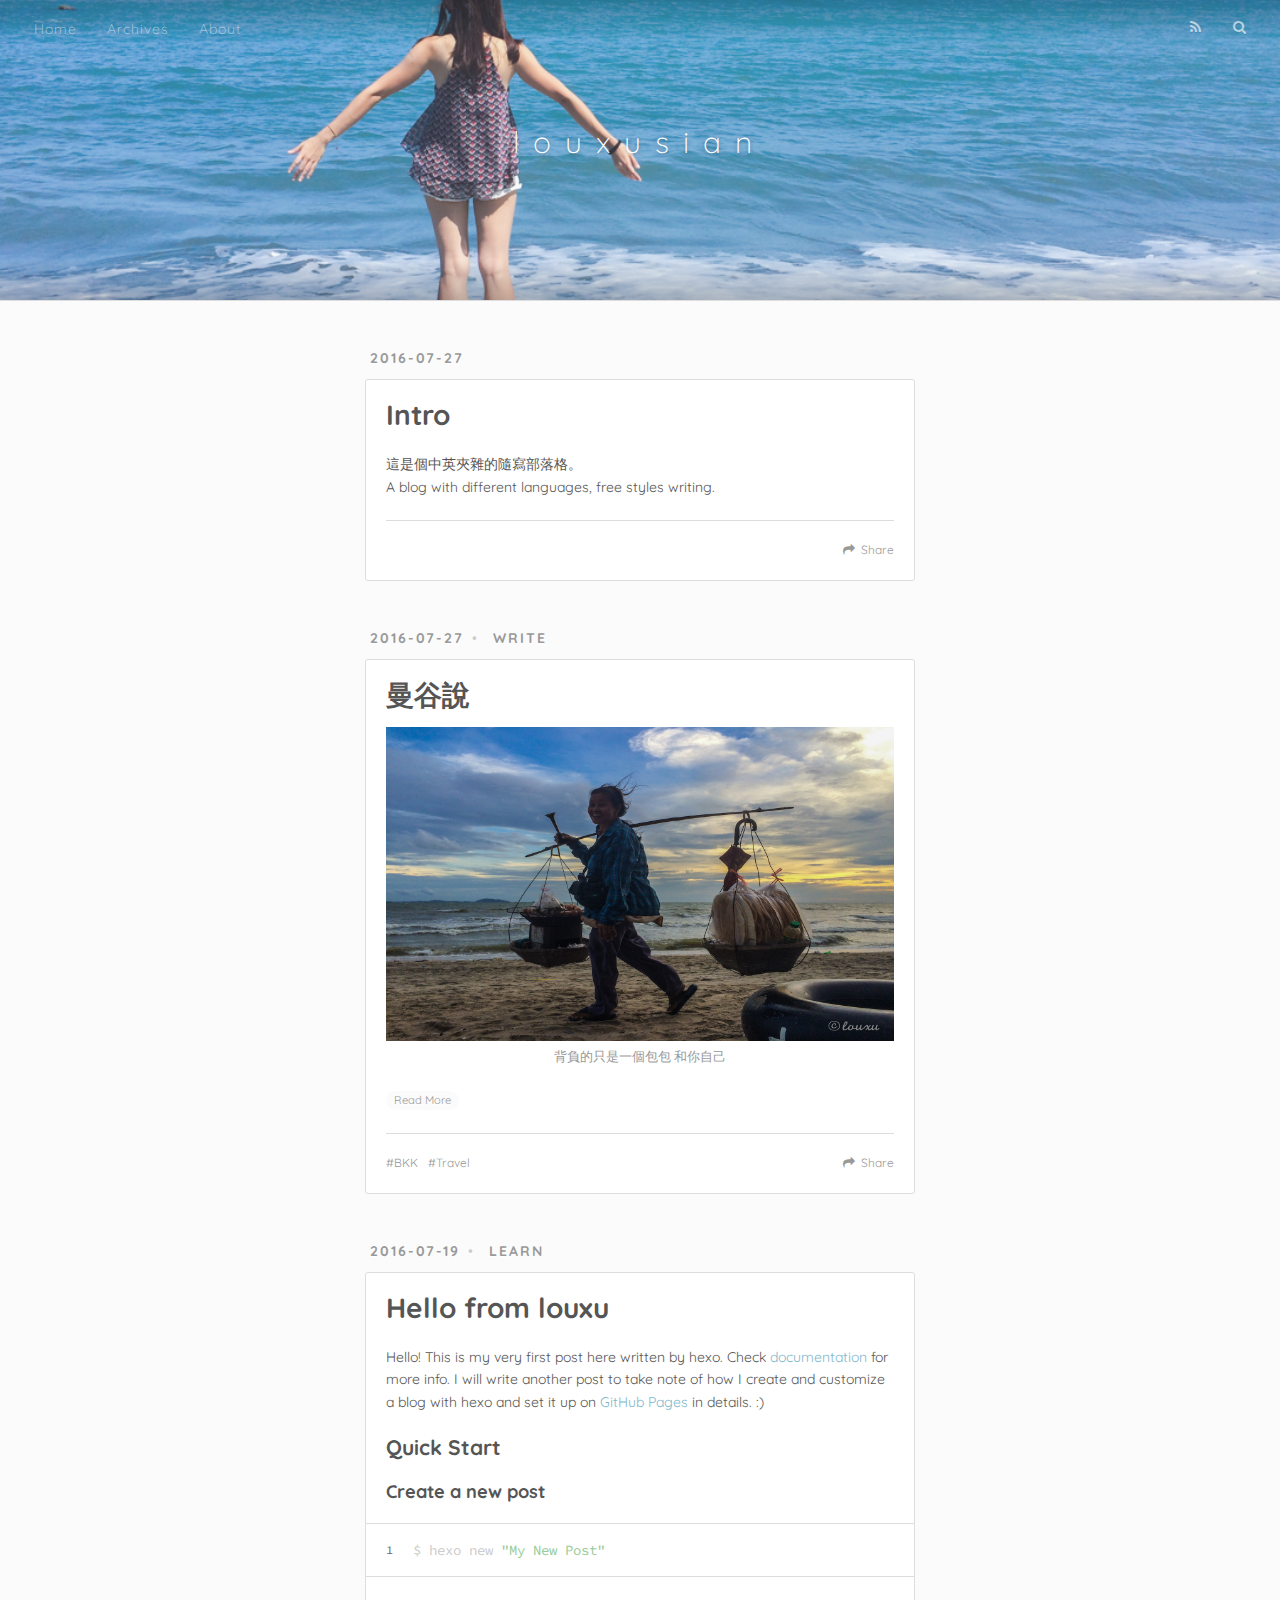
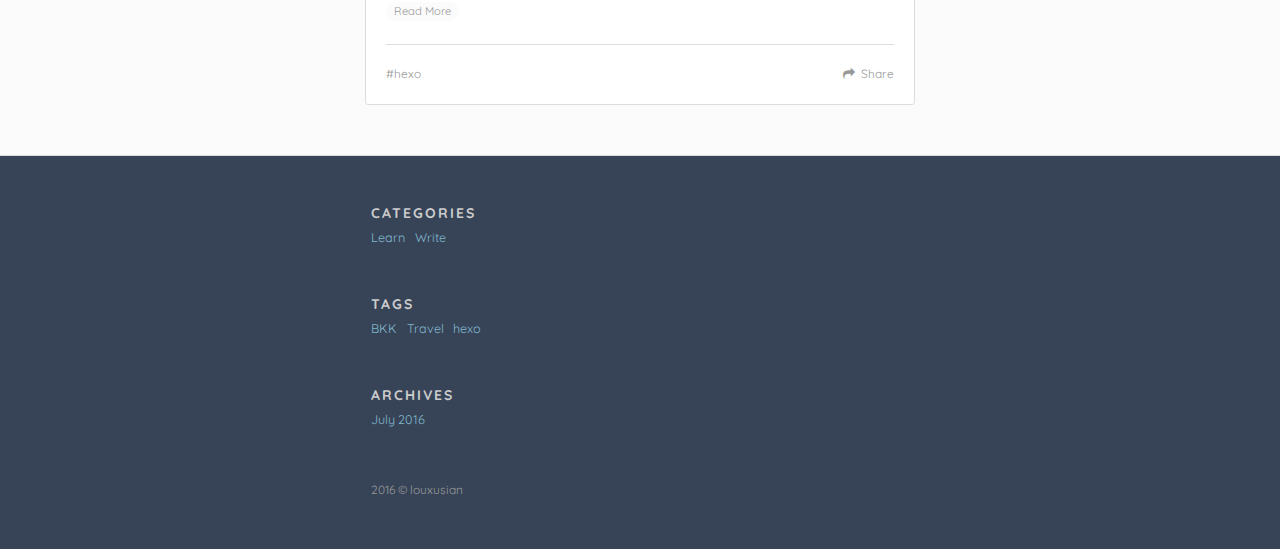
<file: index.html>
<!DOCTYPE html>
<html>
<head>
  <meta charset="utf-8">
  
  <title>louxusian</title>
  <meta name="viewport" content="width=device-width, initial-scale=1, maximum-scale=1">
  <meta property="og:type" content="website">
<meta property="og:title" content="louxusian">
<meta property="og:url" content="http://louxusian.github.io/index.html">
<meta property="og:site_name" content="louxusian">
<meta name="twitter:card" content="summary">
<meta name="twitter:title" content="louxusian">
  
    <link rel="alternate" href="/atom.xml" title="louxusian" type="application/atom+xml">
  
  
    <link rel="icon" href="/favicon.png">
  
  
    <link href="//fonts.googleapis.com/css?family=Source+Code+Pro|Quicksand" rel="stylesheet" type="text/css">
  
  <link rel="stylesheet" href="/css/style.css">
  

</head>

<body>
    
        <div id="container">
            <div id="wrap">
                <header id="header">
  <div id="banner"></div>
  <div id="header-outer" class="outer">
    <div id="header-title" class="inner">
      <h1 id="logo-wrap">
        <a href="/" id="logo">louxusian</a>
      </h1>
      
    </div>
    <div id="header-inner" class="inner">
      <nav id="main-nav">
        <a id="main-nav-toggle" class="nav-icon"></a>
        
          <a class="main-nav-link" href="/">Home</a>
        
          <a class="main-nav-link" href="/archives">Archives</a>
        
          <a class="main-nav-link" href="/about">About</a>
        
      </nav>
      <nav id="sub-nav">
        
          <a id="nav-rss-link" class="nav-icon" href="/atom.xml" title="RSS Feed"></a>
        
        <a id="nav-search-btn" class="nav-icon" title="Search"></a>
      </nav>
      <div id="search-form-wrap">
        <form action="//google.com/search" method="get" accept-charset="UTF-8" class="search-form"><input type="search" name="q" results="0" class="search-form-input" placeholder="Search"><button type="submit" class="search-form-submit">&#xF002;</button><input type="hidden" name="sitesearch" value="http://louxusian.github.io"></form>
      </div>
    </div>
  </div>
</header>
                <div class="outer">
                  <section id="main">
  
    <article id="post-Intro" class="article article-type-post" itemscope itemprop="blogPost">
  <div class="article-meta">
    <a href="/2016/07/27/Intro/" class="article-date">
  <time datetime="2016-07-27T03:43:51.000Z" itemprop="datePublished">2016-07-27</time>
</a>
    
  </div>
  <div class="article-inner">
    
    
      <header class="article-header">
        
  
    <h1 itemprop="name">
      <a class="article-title" href="/2016/07/27/Intro/">Intro</a>
    </h1>
  

      </header>
    
    <div class="article-entry" itemprop="articleBody">
      
        <p>這是個中英夾雜的隨寫部落格。<br>A blog with different languages, free styles writing.</p>

      
    </div>
    <footer class="article-footer">
      <a data-url="http://louxusian.github.io/2016/07/27/Intro/" data-id="citlk3mh0000cl0x12ydq2a1u" class="article-share-link">Share</a>
      
      
    </footer>
  </div>
  
</article>


  
    <article id="post-Bangkok" class="article article-type-post" itemscope itemprop="blogPost">
  <div class="article-meta">
    <a href="/2016/07/27/Bangkok/" class="article-date">
  <time datetime="2016-07-27T03:19:14.000Z" itemprop="datePublished">2016-07-27</time>
</a>
    
  <div class="article-category">
    <a class="article-category-link" href="/categories/Write/">Write</a>
  </div>

  </div>
  <div class="article-inner">
    
    
      <header class="article-header">
        
  
    <h1 itemprop="name">
      <a class="article-title" href="/2016/07/27/Bangkok/">曼谷說</a>
    </h1>
  

      </header>
    
    <div class="article-entry" itemprop="articleBody">
      
        <img src="/2016/07/27/Bangkok/img0001.jpg" alt="背負的只是一個包包 和你自己" title="背負的只是一個包包 和你自己">
        
          <p class="article-more-link">
            <a href="/2016/07/27/Bangkok/#more">Read More</a>
          </p>
        
      
    </div>
    <footer class="article-footer">
      <a data-url="http://louxusian.github.io/2016/07/27/Bangkok/" data-id="citlk3mgc0000l0x19qn8am0q" class="article-share-link">Share</a>
      
      
  <ul class="article-tag-list"><li class="article-tag-list-item"><a class="article-tag-list-link" href="/tags/BKK/">BKK</a></li><li class="article-tag-list-item"><a class="article-tag-list-link" href="/tags/Travel/">Travel</a></li></ul>

    </footer>
  </div>
  
</article>


  
    <article id="post-hello-world" class="article article-type-post" itemscope itemprop="blogPost">
  <div class="article-meta">
    <a href="/2016/07/19/hello-world/" class="article-date">
  <time datetime="2016-07-19T13:34:02.000Z" itemprop="datePublished">2016-07-19</time>
</a>
    
  <div class="article-category">
    <a class="article-category-link" href="/categories/Learn/">Learn</a>
  </div>

  </div>
  <div class="article-inner">
    
    
      <header class="article-header">
        
  
    <h1 itemprop="name">
      <a class="article-title" href="/2016/07/19/hello-world/">Hello from louxu</a>
    </h1>
  

      </header>
    
    <div class="article-entry" itemprop="articleBody">
      
        <p>Hello! This is my very first post here written by hexo. Check <a href="https://hexo.io/docs/">documentation</a> for more info. I will write another post to take note of how I create and customize a blog with hexo and set it up on <a href="https://pages.github.com/">GitHub Pages</a> in details. :)</p>
<h2 id="Quick-Start"><a href="#Quick-Start" class="headerlink" title="Quick Start"></a>Quick Start</h2><h3 id="Create-a-new-post"><a href="#Create-a-new-post" class="headerlink" title="Create a new post"></a>Create a new post</h3><figure class="highlight bash"><table><tr><td class="gutter"><pre><div class="line">1</div></pre></td><td class="code"><pre><div class="line">$ hexo new <span class="string">"My New Post"</span></div></pre></td></tr></table></figure>
        
          <p class="article-more-link">
            <a href="/2016/07/19/hello-world/#more">Read More</a>
          </p>
        
      
    </div>
    <footer class="article-footer">
      <a data-url="http://louxusian.github.io/2016/07/19/hello-world/" data-id="citlk3mgg0001l0x1hmhiwgop" class="article-share-link">Share</a>
      
      
  <ul class="article-tag-list"><li class="article-tag-list-item"><a class="article-tag-list-link" href="/tags/hexo/">hexo</a></li></ul>

    </footer>
  </div>
  
</article>


  

</section>
                  
                </div>
                <footer id="footer">
  
    <aside id="sidebar" class="outer">
  
    
  <div class="widget-wrap">
    <h3 class="widget-title">Categories</h3>
    <div class="widget">
      <ul class="category-list"><li class="category-list-item"><a class="category-list-link" href="/categories/Learn/">Learn</a></li><li class="category-list-item"><a class="category-list-link" href="/categories/Write/">Write</a></li></ul>
    </div>
  </div>


  
    
  <div class="widget-wrap">
    <h3 class="widget-title">Tags</h3>
    <div class="widget">
      <ul class="tag-list"><li class="tag-list-item"><a class="tag-list-link" href="/tags/BKK/">BKK</a></li><li class="tag-list-item"><a class="tag-list-link" href="/tags/Travel/">Travel</a></li><li class="tag-list-item"><a class="tag-list-link" href="/tags/hexo/">hexo</a></li></ul>
    </div>
  </div>


  
    <!---->
  <!--<div class="widget-wrap">-->
    <!--<h3 class="widget-title">Tag Cloud</h3>-->
    <!--<div class="widget tagcloud">-->
      <!--<a href="/tags/BKK/" style="font-size: 10px;">BKK</a> <a href="/tags/Travel/" style="font-size: 10px;">Travel</a> <a href="/tags/hexo/" style="font-size: 10px;">hexo</a>-->
    <!--</div>-->
  <!--</div>-->
<!---->
  
    
  <div class="widget-wrap">
    <h3 class="widget-title">Archives</h3>
    <div class="widget">
      <ul class="archive-list"><li class="archive-list-item"><a class="archive-list-link" href="/archives/2016/07/">July 2016</a></li></ul>
    </div>
  </div>


  
    <!---->
  <!--<div class="widget-wrap">-->
    <!--<h3 class="widget-title">Recent Posts</h3>-->
    <!--<div class="widget">-->
      <!--<ul>-->
        <!---->
          <!--<li>-->
            <!--<a href="/2016/07/27/Intro/">Intro</a>-->
          <!--</li>-->
        <!---->
          <!--<li>-->
            <!--<a href="/2016/07/27/Bangkok/">曼谷說</a>-->
          <!--</li>-->
        <!---->
          <!--<li>-->
            <!--<a href="/2016/07/19/hello-world/">Hello from louxu</a>-->
          <!--</li>-->
        <!---->
      <!--</ul>-->
    <!--</div>-->
  <!--</div>-->
<!---->
  
</aside>
  
  <div class="outer">
    <div id="footer-info" class="inner">
      2016 &copy; louxusian
    </div>
  </div>
</footer>
            </div>
            <nav id="mobile-nav">
  
    <a href="/" class="mobile-nav-link">Home</a>
  
    <a href="/archives" class="mobile-nav-link">Archives</a>
  
    <a href="/about" class="mobile-nav-link">About</a>
  
</nav>
            

<script src="//ajax.googleapis.com/ajax/libs/jquery/2.0.3/jquery.min.js"></script>


  <link rel="stylesheet" href="/fancybox/jquery.fancybox.css">
  <script src="/fancybox/jquery.fancybox.pack.js"></script>


<script src="/js/script.js"></script>

        </div>
    
</body>
</html>
</file>
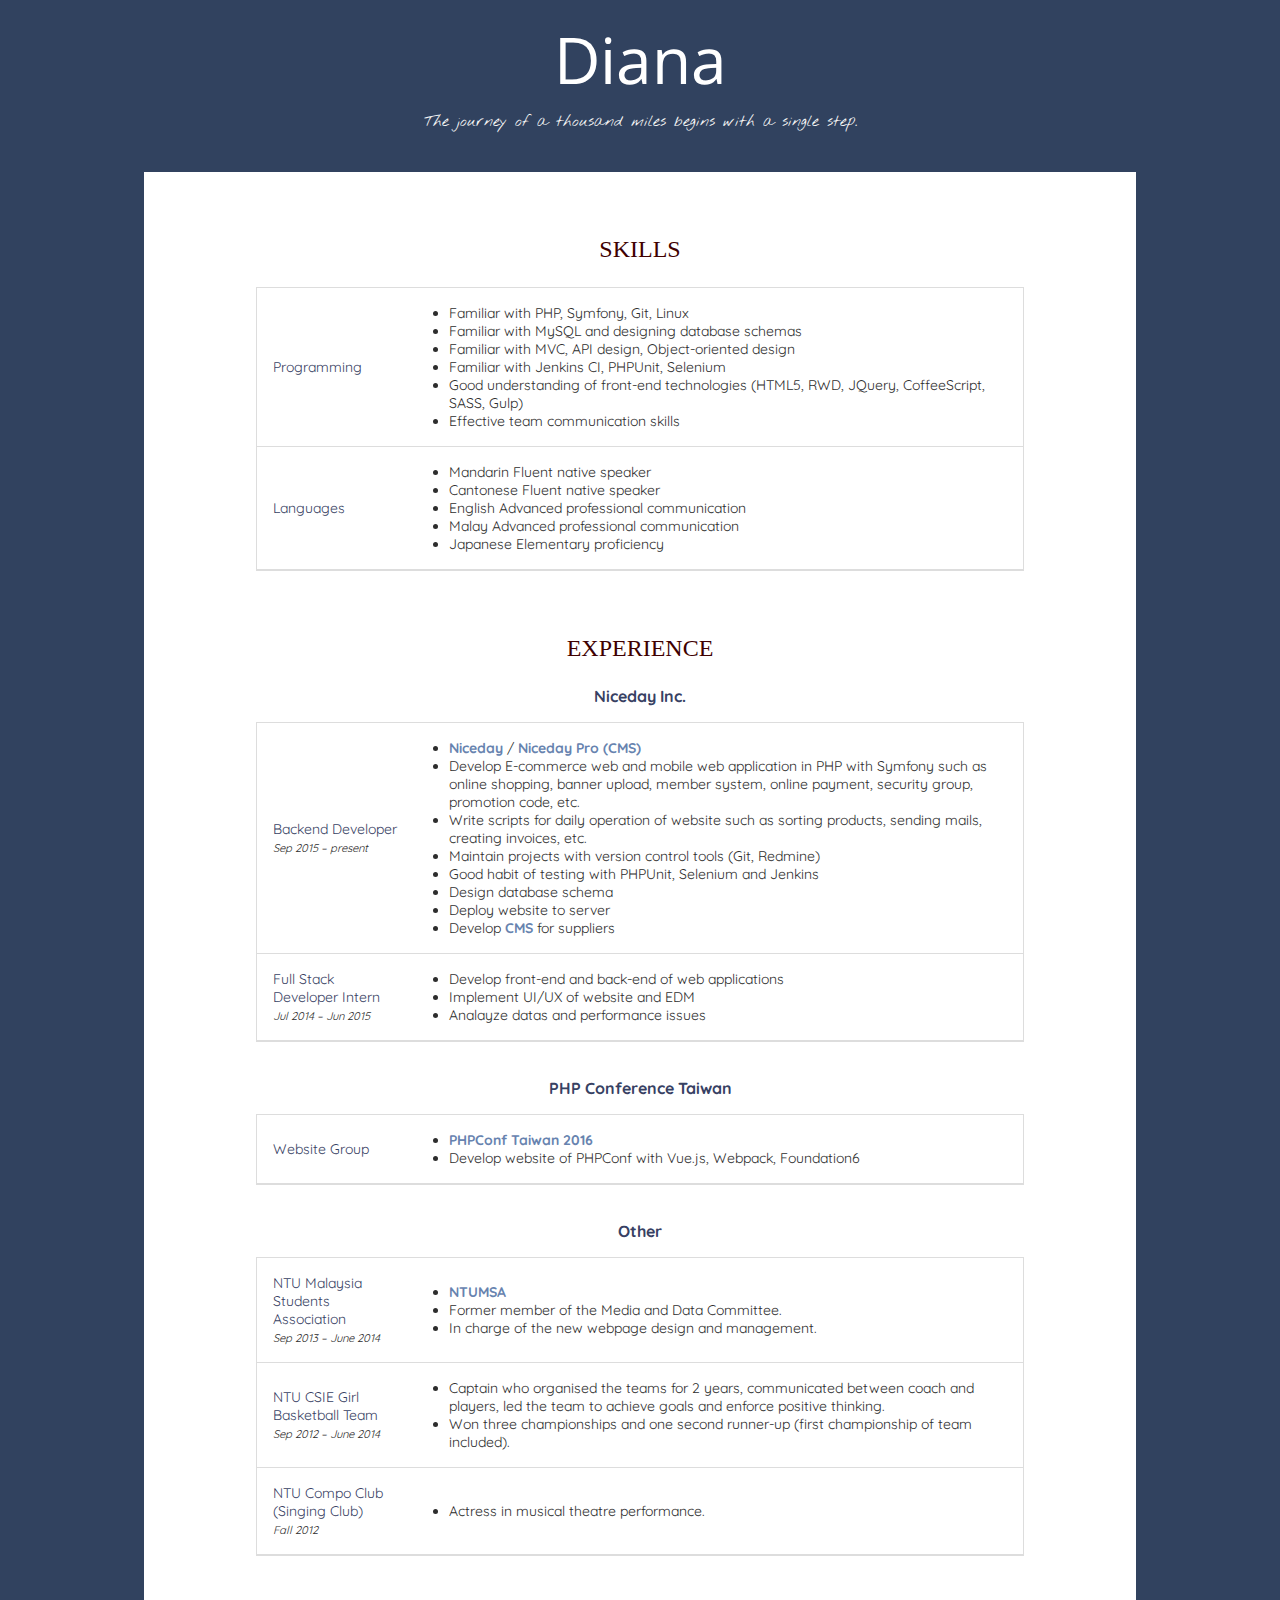
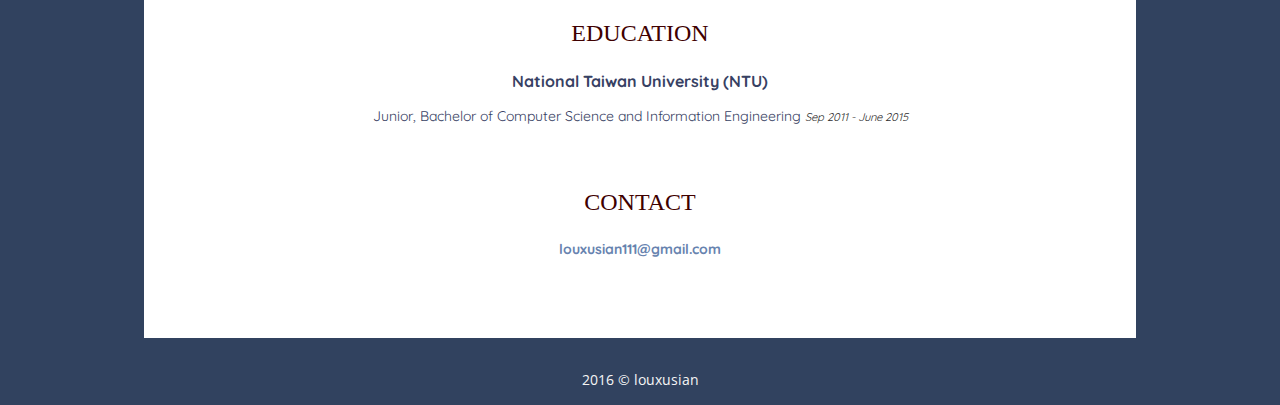
<file: about/index.html>
<!DOCTYPE html>
<html>
<head>
  <meta charset="utf-8">
  
  <title>louxusian</title>
  <meta name="viewport" content="width=device-width, initial-scale=1, maximum-scale=1">
  <meta property="og:type" content="website">
<meta property="og:title" content="louxusian">
<meta property="og:url" content="http://louxusian.github.io/about/index.html">
<meta property="og:site_name" content="louxusian">
<meta property="og:updated_time" content="2016-07-18T09:10:43.000Z">
<meta name="twitter:card" content="summary">
<meta name="twitter:title" content="louxusian">
  
    <link rel="alternate" href="/atom.xml" title="louxusian" type="application/atom+xml">
  
  
    <link rel="icon" href="/favicon.png">
  
  
    <link href="//fonts.googleapis.com/css?family=Source+Code+Pro|Quicksand" rel="stylesheet" type="text/css">
  
  <link rel="stylesheet" href="/css/style.css">
  

</head>

<body>
    
        <div id="about">
    <link href="https://fonts.googleapis.com/css?family=Open+Sans+Condensed:300|Quicksand|Nothing+You+Could+Do" rel="stylesheet" type="text/css">
    <div class="header"><a href="/">Diana</a> <span>The journey of a thousand miles begins with a single step.</span></div>
    <div class="content">
        <!--<div class="brief block">
    <div class="title"></div>
    <div class="content">
        <p>
            Hi I'm Diana, a web developer with 2 years <br/>experience of developing web application including back-end, front-end, and mobile web.
        </p>
    </div>
</div>-->
        <div class="skills block">
    <div class="title">SKILLS</div>
    <div class="content">
        <table>
            <tbody>
            <tr>
                <td class="small-title">Programming</td>
                <td>
                    <ul>
                        <li>Familiar with PHP, Symfony, Git, Linux</li>
                        <li>Familiar with MySQL and designing database schemas</li>
                        <li>Familiar with MVC, API design, Object-oriented design</li>
                        <li>Familiar with Jenkins CI, PHPUnit, Selenium</li>
                        <li>Good understanding of front-end technologies (HTML5, RWD, JQuery, CoffeeScript, SASS, Gulp)</li>
                        <li>Effective team communication skills</li>
                    </ul>
                </td>
            </tr>
            <tr>
                <td class="small-title">Languages</td>
                <td>
                    <ul>
                        <li>Mandarin Fluent native speaker</li>
                        <li>Cantonese Fluent native speaker</li>
                        <li>English Advanced professional communication</li>
                        <li>Malay Advanced professional communication</li>
                        <li>Japanese Elementary proficiency</li>
                    </ul>
                </td>
            </tr>
            </tbody>
        </table>
    </div>
</div>
        <div class="experience block">
    <div class="title">EXPERIENCE</div>
    <div class="content">
        <h3>Niceday Inc.</h3>
        <table>
            <tbody>
            <tr>
                <td class="small-title">Backend Developer <span class="date">Sep 2015 – present</span></td>
                <td>
                    <ul>
                        <li><a href="https://play.niceday.tw" target="_blank">Niceday</a> / <a href="https://cms.niceday.tw" target="_blank">Niceday Pro (CMS)</a></li>
                        <li>Develop E-commerce web and mobile web application in PHP with Symfony such as online shopping, banner upload, member system, online payment, security group, promotion code, etc.</li>
                        <li>Write scripts for daily operation of website such as sorting products, sending mails, creating invoices, etc.</li>
                        <li>Maintain projects with version control tools (Git, Redmine)</li>
                        <li>Good habit of testing with PHPUnit, Selenium and Jenkins</li>
                        <li>Design database schema</li>
                        <li>Deploy website to server</li>
                        <li>Develop <a href="https://cms.niceday.tw" target="_blank">CMS</a> for suppliers</li>
                    </ul>
                </td>
            </tr>
            <tr>
                <td class="small-title">Full Stack Developer Intern <span class="date">Jul 2014 – Jun 2015</span></td>
                <td>
                    <ul>
                        <li>Develop front-end and back-end of web applications</li>
                        <li>Implement UI/UX of website and EDM</li>
                        <li>Analayze datas and performance issues</li>
                    </ul>
                </td>
            </tr>
            </tbody>
        </table>
        <br/><br/>

        <h3>PHP Conference Taiwan</h3>
        <table>
            <tbody>
            <tr>
                <td class="small-title">Website Group</td>
                <td>
                    <ul>
                        <li><a href="http://2016.phpconf.tw/" target="_blank">PHPConf Taiwan 2016</a></li>
                        <li>Develop website of PHPConf with Vue.js, Webpack, Foundation6</li>
                    </ul>
                </td>
            </tr>
            </tbody>
        </table>
        <br/><br/>

        <h3>Other</h3>
        <table>
            <tbody>
            <tr>
                <td class="small-title">NTU Malaysia Students Association <br/><span class="date">Sep 2013 – June 2014</span></td>
                <td>
                    <ul>
                        <li><a href="http://ntumsa.wix.com/ntumalaysia" target="_blank">NTUMSA</a></li>
                        <li>Former member of the Media and Data Committee.</li>
                        <li>In charge of the new webpage design and management.</li>
                    </ul>
                </td>
            </tr>
            <tr>
                <td class="small-title">NTU CSIE Girl Basketball Team <br/><span class="date">Sep 2012 – June 2014</span></td>
                <td>
                    <ul>
                        <li>Captain who organised the teams for 2 years, communicated between coach and players, led the team to achieve goals and enforce positive thinking.</li>
                        <li>Won three championships and one second runner-up (first championship of team included).</li>
                    </ul>
                </td>
            </tr>
            <tr>
                <td class="small-title">NTU Compo Club (Singing Club) <br/><span class="date">Fall 2012</span></td>
                <td>
                    <ul>
                        <li>Actress in musical theatre performance.</li>
                    </ul>
                </td>
            </tr>
            </tbody>
        </table>

    </div>
</div>
        <div class="education block">
    <div class="title">EDUCATION</div>
    <div class="content">
        <h3>National Taiwan University (NTU)</h3>
        <p>Junior, Bachelor of Computer Science and Information Engineering <span class="date">Sep 2011 - June 2015</span></p>
    </div>
</div>
        <div class="contact block">
    <div class="title">CONTACT</div>
    <div class="content">
        <p>
            <a href="mailto:louxusian111@gmail.com?Subject=Hello%20Diana" target="_top">louxusian111@gmail.com</a>
        </p>
    </div>
</div>
    </div>
    <div class="footer">
        <div class="copyright">2016 © louxusian</div>
    </div>
</div>
    
</body>
</html>
</file>
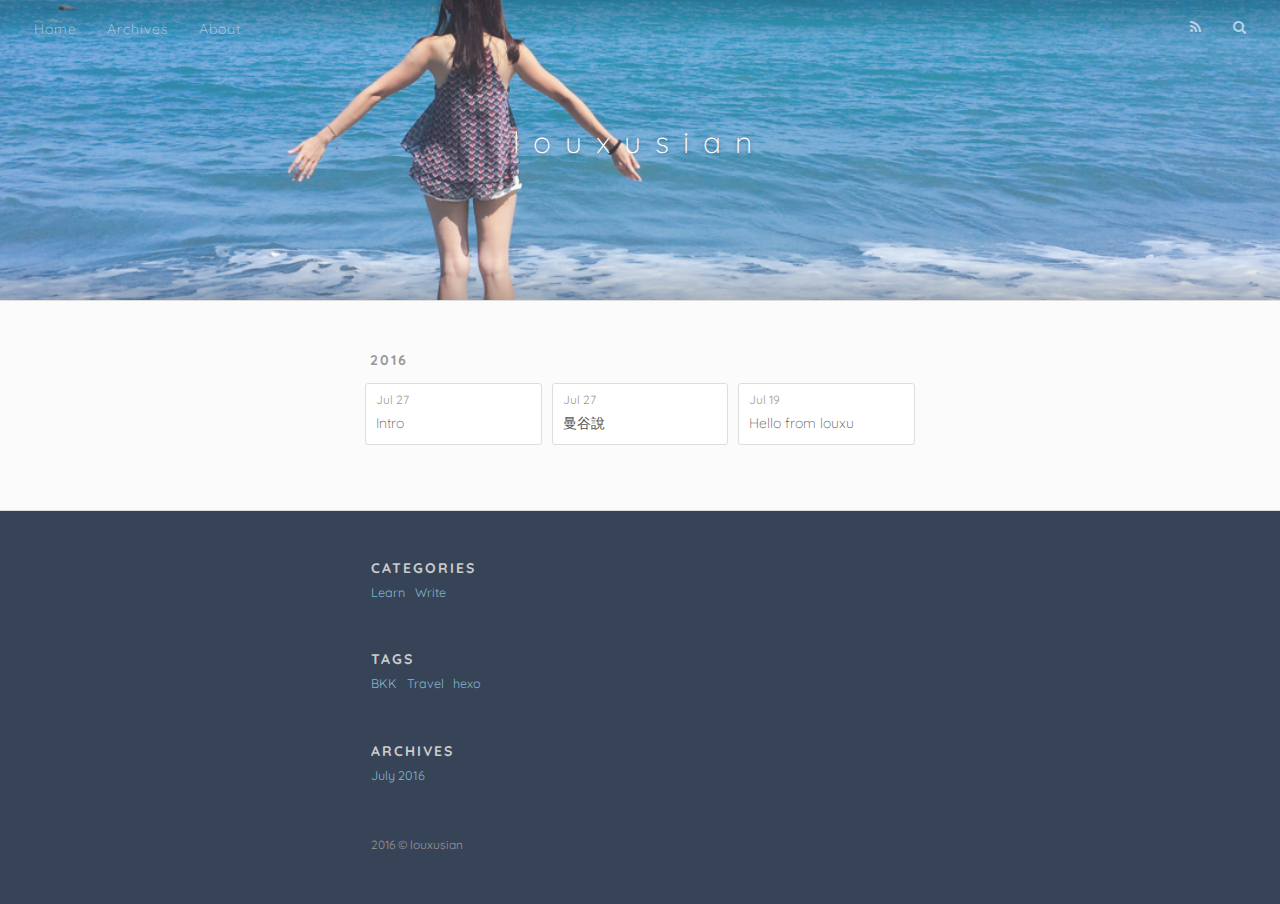
<file: archives/index.html>
<!DOCTYPE html>
<html>
<head>
  <meta charset="utf-8">
  
  <title>Archives | louxusian</title>
  <meta name="viewport" content="width=device-width, initial-scale=1, maximum-scale=1">
  <meta property="og:type" content="website">
<meta property="og:title" content="louxusian">
<meta property="og:url" content="http://louxusian.github.io/archives/index.html">
<meta property="og:site_name" content="louxusian">
<meta name="twitter:card" content="summary">
<meta name="twitter:title" content="louxusian">
  
    <link rel="alternate" href="/atom.xml" title="louxusian" type="application/atom+xml">
  
  
    <link rel="icon" href="/favicon.png">
  
  
    <link href="//fonts.googleapis.com/css?family=Source+Code+Pro|Quicksand" rel="stylesheet" type="text/css">
  
  <link rel="stylesheet" href="/css/style.css">
  

</head>

<body>
    
        <div id="container">
            <div id="wrap">
                <header id="header">
  <div id="banner"></div>
  <div id="header-outer" class="outer">
    <div id="header-title" class="inner">
      <h1 id="logo-wrap">
        <a href="/" id="logo">louxusian</a>
      </h1>
      
    </div>
    <div id="header-inner" class="inner">
      <nav id="main-nav">
        <a id="main-nav-toggle" class="nav-icon"></a>
        
          <a class="main-nav-link" href="/">Home</a>
        
          <a class="main-nav-link" href="/archives">Archives</a>
        
          <a class="main-nav-link" href="/about">About</a>
        
      </nav>
      <nav id="sub-nav">
        
          <a id="nav-rss-link" class="nav-icon" href="/atom.xml" title="RSS Feed"></a>
        
        <a id="nav-search-btn" class="nav-icon" title="Search"></a>
      </nav>
      <div id="search-form-wrap">
        <form action="//google.com/search" method="get" accept-charset="UTF-8" class="search-form"><input type="search" name="q" results="0" class="search-form-input" placeholder="Search"><button type="submit" class="search-form-submit">&#xF002;</button><input type="hidden" name="sitesearch" value="http://louxusian.github.io"></form>
      </div>
    </div>
  </div>
</header>
                <div class="outer">
                  <section id="main">
  
  
    
    
      
      
      <section class="archives-wrap">
        <div class="archive-year-wrap">
          <a href="/archives/2016" class="archive-year">2016</a>
        </div>
        <div class="archives">
    
    <article class="archive-article archive-type-post">
  <div class="archive-article-inner">
    <header class="archive-article-header">
      <a href="/2016/07/27/Intro/" class="archive-article-date">
  <time datetime="2016-07-27T03:43:51.000Z" itemprop="datePublished">Jul 27</time>
</a>
      
  
    <h1 itemprop="name">
      <a class="archive-article-title" href="/2016/07/27/Intro/">Intro</a>
    </h1>
  

    </header>
  </div>
</article>
  
    
    
    <article class="archive-article archive-type-post">
  <div class="archive-article-inner">
    <header class="archive-article-header">
      <a href="/2016/07/27/Bangkok/" class="archive-article-date">
  <time datetime="2016-07-27T03:19:14.000Z" itemprop="datePublished">Jul 27</time>
</a>
      
  
    <h1 itemprop="name">
      <a class="archive-article-title" href="/2016/07/27/Bangkok/">曼谷說</a>
    </h1>
  

    </header>
  </div>
</article>
  
    
    
    <article class="archive-article archive-type-post">
  <div class="archive-article-inner">
    <header class="archive-article-header">
      <a href="/2016/07/19/hello-world/" class="archive-article-date">
  <time datetime="2016-07-19T13:34:02.000Z" itemprop="datePublished">Jul 19</time>
</a>
      
  
    <h1 itemprop="name">
      <a class="archive-article-title" href="/2016/07/19/hello-world/">Hello from louxu</a>
    </h1>
  

    </header>
  </div>
</article>
  
  
    </div></section>
  

</section>
                  
                </div>
                <footer id="footer">
  
    <aside id="sidebar" class="outer">
  
    
  <div class="widget-wrap">
    <h3 class="widget-title">Categories</h3>
    <div class="widget">
      <ul class="category-list"><li class="category-list-item"><a class="category-list-link" href="/categories/Learn/">Learn</a></li><li class="category-list-item"><a class="category-list-link" href="/categories/Write/">Write</a></li></ul>
    </div>
  </div>


  
    
  <div class="widget-wrap">
    <h3 class="widget-title">Tags</h3>
    <div class="widget">
      <ul class="tag-list"><li class="tag-list-item"><a class="tag-list-link" href="/tags/BKK/">BKK</a></li><li class="tag-list-item"><a class="tag-list-link" href="/tags/Travel/">Travel</a></li><li class="tag-list-item"><a class="tag-list-link" href="/tags/hexo/">hexo</a></li></ul>
    </div>
  </div>


  
    <!---->
  <!--<div class="widget-wrap">-->
    <!--<h3 class="widget-title">Tag Cloud</h3>-->
    <!--<div class="widget tagcloud">-->
      <!--<a href="/tags/BKK/" style="font-size: 10px;">BKK</a> <a href="/tags/Travel/" style="font-size: 10px;">Travel</a> <a href="/tags/hexo/" style="font-size: 10px;">hexo</a>-->
    <!--</div>-->
  <!--</div>-->
<!---->
  
    
  <div class="widget-wrap">
    <h3 class="widget-title">Archives</h3>
    <div class="widget">
      <ul class="archive-list"><li class="archive-list-item"><a class="archive-list-link" href="/archives/2016/07/">July 2016</a></li></ul>
    </div>
  </div>


  
    <!---->
  <!--<div class="widget-wrap">-->
    <!--<h3 class="widget-title">Recent Posts</h3>-->
    <!--<div class="widget">-->
      <!--<ul>-->
        <!---->
          <!--<li>-->
            <!--<a href="/2016/07/27/Intro/">Intro</a>-->
          <!--</li>-->
        <!---->
          <!--<li>-->
            <!--<a href="/2016/07/27/Bangkok/">曼谷說</a>-->
          <!--</li>-->
        <!---->
          <!--<li>-->
            <!--<a href="/2016/07/19/hello-world/">Hello from louxu</a>-->
          <!--</li>-->
        <!---->
      <!--</ul>-->
    <!--</div>-->
  <!--</div>-->
<!---->
  
</aside>
  
  <div class="outer">
    <div id="footer-info" class="inner">
      2016 &copy; louxusian
    </div>
  </div>
</footer>
            </div>
            <nav id="mobile-nav">
  
    <a href="/" class="mobile-nav-link">Home</a>
  
    <a href="/archives" class="mobile-nav-link">Archives</a>
  
    <a href="/about" class="mobile-nav-link">About</a>
  
</nav>
            

<script src="//ajax.googleapis.com/ajax/libs/jquery/2.0.3/jquery.min.js"></script>


  <link rel="stylesheet" href="/fancybox/jquery.fancybox.css">
  <script src="/fancybox/jquery.fancybox.pack.js"></script>


<script src="/js/script.js"></script>

        </div>
    
</body>
</html>
</file>
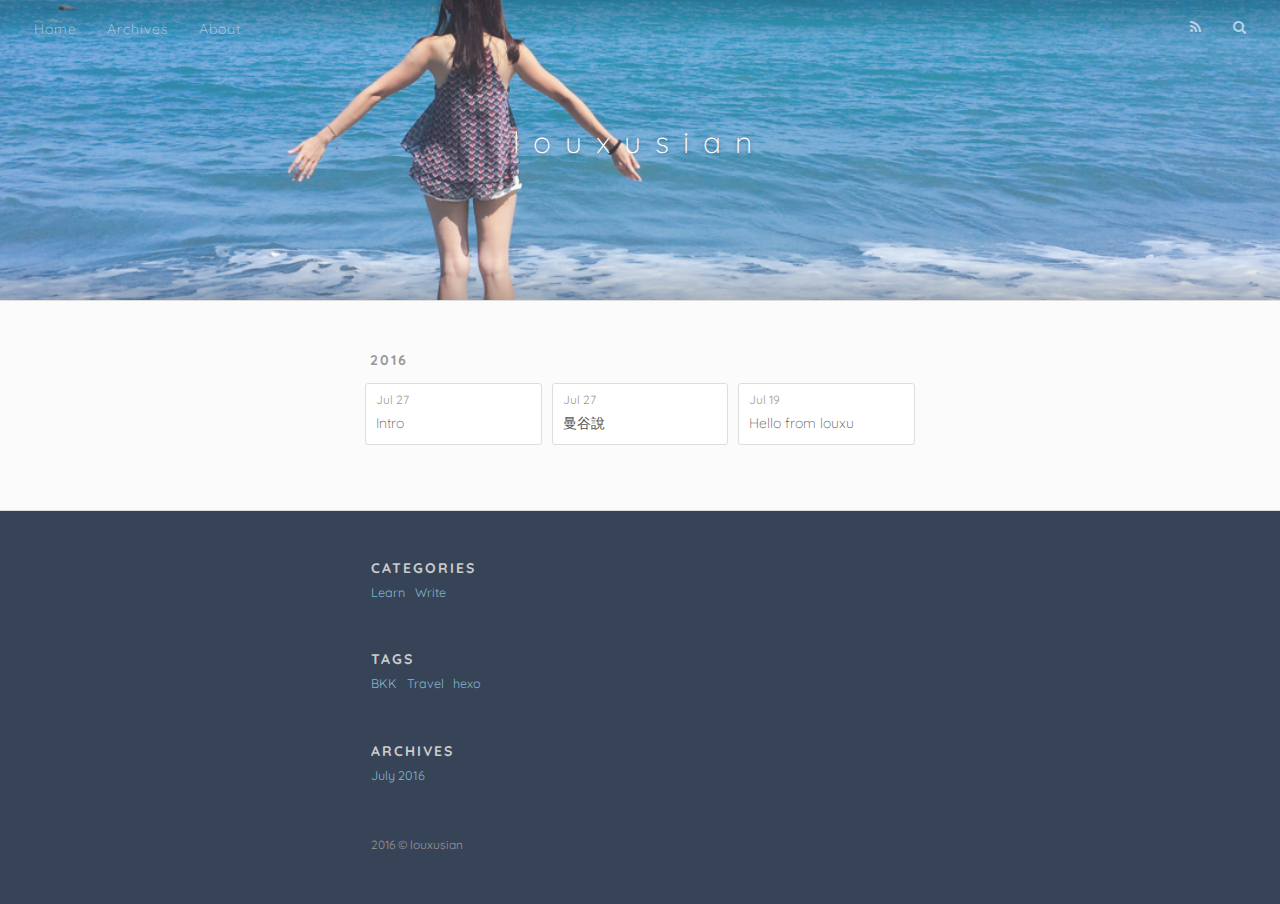
<file: archives/2016/index.html>
<!DOCTYPE html>
<html>
<head>
  <meta charset="utf-8">
  
  <title>Archives: 2016 | louxusian</title>
  <meta name="viewport" content="width=device-width, initial-scale=1, maximum-scale=1">
  <meta property="og:type" content="website">
<meta property="og:title" content="louxusian">
<meta property="og:url" content="http://louxusian.github.io/archives/2016/index.html">
<meta property="og:site_name" content="louxusian">
<meta name="twitter:card" content="summary">
<meta name="twitter:title" content="louxusian">
  
    <link rel="alternate" href="/atom.xml" title="louxusian" type="application/atom+xml">
  
  
    <link rel="icon" href="/favicon.png">
  
  
    <link href="//fonts.googleapis.com/css?family=Source+Code+Pro|Quicksand" rel="stylesheet" type="text/css">
  
  <link rel="stylesheet" href="/css/style.css">
  

</head>

<body>
    
        <div id="container">
            <div id="wrap">
                <header id="header">
  <div id="banner"></div>
  <div id="header-outer" class="outer">
    <div id="header-title" class="inner">
      <h1 id="logo-wrap">
        <a href="/" id="logo">louxusian</a>
      </h1>
      
    </div>
    <div id="header-inner" class="inner">
      <nav id="main-nav">
        <a id="main-nav-toggle" class="nav-icon"></a>
        
          <a class="main-nav-link" href="/">Home</a>
        
          <a class="main-nav-link" href="/archives">Archives</a>
        
          <a class="main-nav-link" href="/about">About</a>
        
      </nav>
      <nav id="sub-nav">
        
          <a id="nav-rss-link" class="nav-icon" href="/atom.xml" title="RSS Feed"></a>
        
        <a id="nav-search-btn" class="nav-icon" title="Search"></a>
      </nav>
      <div id="search-form-wrap">
        <form action="//google.com/search" method="get" accept-charset="UTF-8" class="search-form"><input type="search" name="q" results="0" class="search-form-input" placeholder="Search"><button type="submit" class="search-form-submit">&#xF002;</button><input type="hidden" name="sitesearch" value="http://louxusian.github.io"></form>
      </div>
    </div>
  </div>
</header>
                <div class="outer">
                  <section id="main">
  
  
    
    
      
      
      <section class="archives-wrap">
        <div class="archive-year-wrap">
          <a href="/archives/2016" class="archive-year">2016</a>
        </div>
        <div class="archives">
    
    <article class="archive-article archive-type-post">
  <div class="archive-article-inner">
    <header class="archive-article-header">
      <a href="/2016/07/27/Intro/" class="archive-article-date">
  <time datetime="2016-07-27T03:43:51.000Z" itemprop="datePublished">Jul 27</time>
</a>
      
  
    <h1 itemprop="name">
      <a class="archive-article-title" href="/2016/07/27/Intro/">Intro</a>
    </h1>
  

    </header>
  </div>
</article>
  
    
    
    <article class="archive-article archive-type-post">
  <div class="archive-article-inner">
    <header class="archive-article-header">
      <a href="/2016/07/27/Bangkok/" class="archive-article-date">
  <time datetime="2016-07-27T03:19:14.000Z" itemprop="datePublished">Jul 27</time>
</a>
      
  
    <h1 itemprop="name">
      <a class="archive-article-title" href="/2016/07/27/Bangkok/">曼谷說</a>
    </h1>
  

    </header>
  </div>
</article>
  
    
    
    <article class="archive-article archive-type-post">
  <div class="archive-article-inner">
    <header class="archive-article-header">
      <a href="/2016/07/19/hello-world/" class="archive-article-date">
  <time datetime="2016-07-19T13:34:02.000Z" itemprop="datePublished">Jul 19</time>
</a>
      
  
    <h1 itemprop="name">
      <a class="archive-article-title" href="/2016/07/19/hello-world/">Hello from louxu</a>
    </h1>
  

    </header>
  </div>
</article>
  
  
    </div></section>
  

</section>
                  
                </div>
                <footer id="footer">
  
    <aside id="sidebar" class="outer">
  
    
  <div class="widget-wrap">
    <h3 class="widget-title">Categories</h3>
    <div class="widget">
      <ul class="category-list"><li class="category-list-item"><a class="category-list-link" href="/categories/Learn/">Learn</a></li><li class="category-list-item"><a class="category-list-link" href="/categories/Write/">Write</a></li></ul>
    </div>
  </div>


  
    
  <div class="widget-wrap">
    <h3 class="widget-title">Tags</h3>
    <div class="widget">
      <ul class="tag-list"><li class="tag-list-item"><a class="tag-list-link" href="/tags/BKK/">BKK</a></li><li class="tag-list-item"><a class="tag-list-link" href="/tags/Travel/">Travel</a></li><li class="tag-list-item"><a class="tag-list-link" href="/tags/hexo/">hexo</a></li></ul>
    </div>
  </div>


  
    <!---->
  <!--<div class="widget-wrap">-->
    <!--<h3 class="widget-title">Tag Cloud</h3>-->
    <!--<div class="widget tagcloud">-->
      <!--<a href="/tags/BKK/" style="font-size: 10px;">BKK</a> <a href="/tags/Travel/" style="font-size: 10px;">Travel</a> <a href="/tags/hexo/" style="font-size: 10px;">hexo</a>-->
    <!--</div>-->
  <!--</div>-->
<!---->
  
    
  <div class="widget-wrap">
    <h3 class="widget-title">Archives</h3>
    <div class="widget">
      <ul class="archive-list"><li class="archive-list-item"><a class="archive-list-link" href="/archives/2016/07/">July 2016</a></li></ul>
    </div>
  </div>


  
    <!---->
  <!--<div class="widget-wrap">-->
    <!--<h3 class="widget-title">Recent Posts</h3>-->
    <!--<div class="widget">-->
      <!--<ul>-->
        <!---->
          <!--<li>-->
            <!--<a href="/2016/07/27/Intro/">Intro</a>-->
          <!--</li>-->
        <!---->
          <!--<li>-->
            <!--<a href="/2016/07/27/Bangkok/">曼谷說</a>-->
          <!--</li>-->
        <!---->
          <!--<li>-->
            <!--<a href="/2016/07/19/hello-world/">Hello from louxu</a>-->
          <!--</li>-->
        <!---->
      <!--</ul>-->
    <!--</div>-->
  <!--</div>-->
<!---->
  
</aside>
  
  <div class="outer">
    <div id="footer-info" class="inner">
      2016 &copy; louxusian
    </div>
  </div>
</footer>
            </div>
            <nav id="mobile-nav">
  
    <a href="/" class="mobile-nav-link">Home</a>
  
    <a href="/archives" class="mobile-nav-link">Archives</a>
  
    <a href="/about" class="mobile-nav-link">About</a>
  
</nav>
            

<script src="//ajax.googleapis.com/ajax/libs/jquery/2.0.3/jquery.min.js"></script>


  <link rel="stylesheet" href="/fancybox/jquery.fancybox.css">
  <script src="/fancybox/jquery.fancybox.pack.js"></script>


<script src="/js/script.js"></script>

        </div>
    
</body>
</html>
</file>
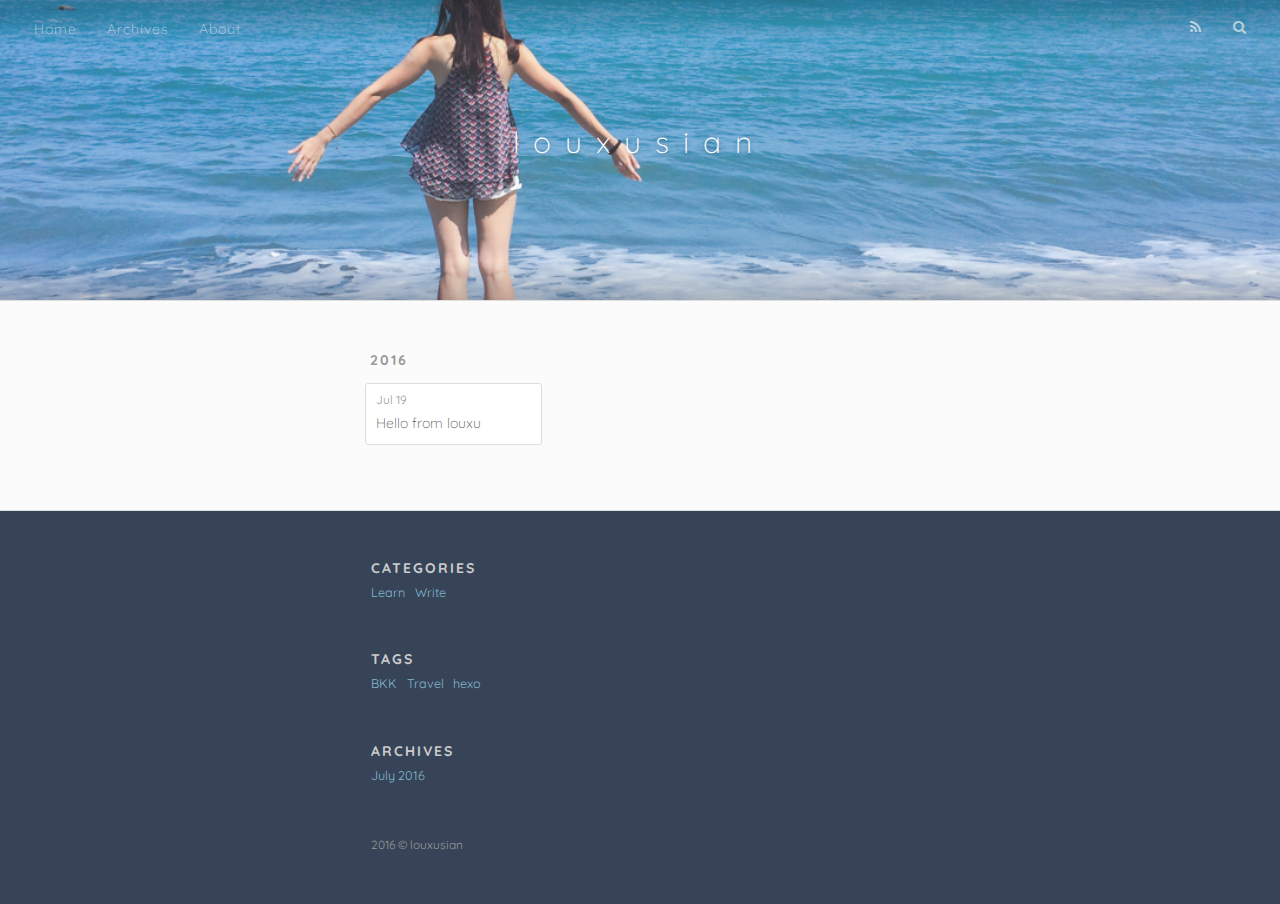
<file: categories/Learn/index.html>
<!DOCTYPE html>
<html>
<head>
  <meta charset="utf-8">
  
  <title>Category: Learn | louxusian</title>
  <meta name="viewport" content="width=device-width, initial-scale=1, maximum-scale=1">
  <meta property="og:type" content="website">
<meta property="og:title" content="louxusian">
<meta property="og:url" content="http://louxusian.github.io/categories/Learn/index.html">
<meta property="og:site_name" content="louxusian">
<meta name="twitter:card" content="summary">
<meta name="twitter:title" content="louxusian">
  
    <link rel="alternate" href="/atom.xml" title="louxusian" type="application/atom+xml">
  
  
    <link rel="icon" href="/favicon.png">
  
  
    <link href="//fonts.googleapis.com/css?family=Source+Code+Pro|Quicksand" rel="stylesheet" type="text/css">
  
  <link rel="stylesheet" href="/css/style.css">
  

</head>

<body>
    
        <div id="container">
            <div id="wrap">
                <header id="header">
  <div id="banner"></div>
  <div id="header-outer" class="outer">
    <div id="header-title" class="inner">
      <h1 id="logo-wrap">
        <a href="/" id="logo">louxusian</a>
      </h1>
      
    </div>
    <div id="header-inner" class="inner">
      <nav id="main-nav">
        <a id="main-nav-toggle" class="nav-icon"></a>
        
          <a class="main-nav-link" href="/">Home</a>
        
          <a class="main-nav-link" href="/archives">Archives</a>
        
          <a class="main-nav-link" href="/about">About</a>
        
      </nav>
      <nav id="sub-nav">
        
          <a id="nav-rss-link" class="nav-icon" href="/atom.xml" title="RSS Feed"></a>
        
        <a id="nav-search-btn" class="nav-icon" title="Search"></a>
      </nav>
      <div id="search-form-wrap">
        <form action="//google.com/search" method="get" accept-charset="UTF-8" class="search-form"><input type="search" name="q" results="0" class="search-form-input" placeholder="Search"><button type="submit" class="search-form-submit">&#xF002;</button><input type="hidden" name="sitesearch" value="http://louxusian.github.io"></form>
      </div>
    </div>
  </div>
</header>
                <div class="outer">
                  <section id="main">
  
  
    
    
      
      
      <section class="archives-wrap">
        <div class="archive-year-wrap">
          <a href="/archives/2016" class="archive-year">2016</a>
        </div>
        <div class="archives">
    
    <article class="archive-article archive-type-post">
  <div class="archive-article-inner">
    <header class="archive-article-header">
      <a href="/2016/07/19/hello-world/" class="archive-article-date">
  <time datetime="2016-07-19T13:34:02.000Z" itemprop="datePublished">Jul 19</time>
</a>
      
  
    <h1 itemprop="name">
      <a class="archive-article-title" href="/2016/07/19/hello-world/">Hello from louxu</a>
    </h1>
  

    </header>
  </div>
</article>
  
  
    </div></section>
  

</section>
                  
                </div>
                <footer id="footer">
  
    <aside id="sidebar" class="outer">
  
    
  <div class="widget-wrap">
    <h3 class="widget-title">Categories</h3>
    <div class="widget">
      <ul class="category-list"><li class="category-list-item"><a class="category-list-link" href="/categories/Learn/">Learn</a></li><li class="category-list-item"><a class="category-list-link" href="/categories/Write/">Write</a></li></ul>
    </div>
  </div>


  
    
  <div class="widget-wrap">
    <h3 class="widget-title">Tags</h3>
    <div class="widget">
      <ul class="tag-list"><li class="tag-list-item"><a class="tag-list-link" href="/tags/BKK/">BKK</a></li><li class="tag-list-item"><a class="tag-list-link" href="/tags/Travel/">Travel</a></li><li class="tag-list-item"><a class="tag-list-link" href="/tags/hexo/">hexo</a></li></ul>
    </div>
  </div>


  
    <!---->
  <!--<div class="widget-wrap">-->
    <!--<h3 class="widget-title">Tag Cloud</h3>-->
    <!--<div class="widget tagcloud">-->
      <!--<a href="/tags/BKK/" style="font-size: 10px;">BKK</a> <a href="/tags/Travel/" style="font-size: 10px;">Travel</a> <a href="/tags/hexo/" style="font-size: 10px;">hexo</a>-->
    <!--</div>-->
  <!--</div>-->
<!---->
  
    
  <div class="widget-wrap">
    <h3 class="widget-title">Archives</h3>
    <div class="widget">
      <ul class="archive-list"><li class="archive-list-item"><a class="archive-list-link" href="/archives/2016/07/">July 2016</a></li></ul>
    </div>
  </div>


  
    <!---->
  <!--<div class="widget-wrap">-->
    <!--<h3 class="widget-title">Recent Posts</h3>-->
    <!--<div class="widget">-->
      <!--<ul>-->
        <!---->
          <!--<li>-->
            <!--<a href="/2016/07/27/Intro/">Intro</a>-->
          <!--</li>-->
        <!---->
          <!--<li>-->
            <!--<a href="/2016/07/27/Bangkok/">曼谷說</a>-->
          <!--</li>-->
        <!---->
          <!--<li>-->
            <!--<a href="/2016/07/19/hello-world/">Hello from louxu</a>-->
          <!--</li>-->
        <!---->
      <!--</ul>-->
    <!--</div>-->
  <!--</div>-->
<!---->
  
</aside>
  
  <div class="outer">
    <div id="footer-info" class="inner">
      2016 &copy; louxusian
    </div>
  </div>
</footer>
            </div>
            <nav id="mobile-nav">
  
    <a href="/" class="mobile-nav-link">Home</a>
  
    <a href="/archives" class="mobile-nav-link">Archives</a>
  
    <a href="/about" class="mobile-nav-link">About</a>
  
</nav>
            

<script src="//ajax.googleapis.com/ajax/libs/jquery/2.0.3/jquery.min.js"></script>


  <link rel="stylesheet" href="/fancybox/jquery.fancybox.css">
  <script src="/fancybox/jquery.fancybox.pack.js"></script>


<script src="/js/script.js"></script>

        </div>
    
</body>
</html>
</file>
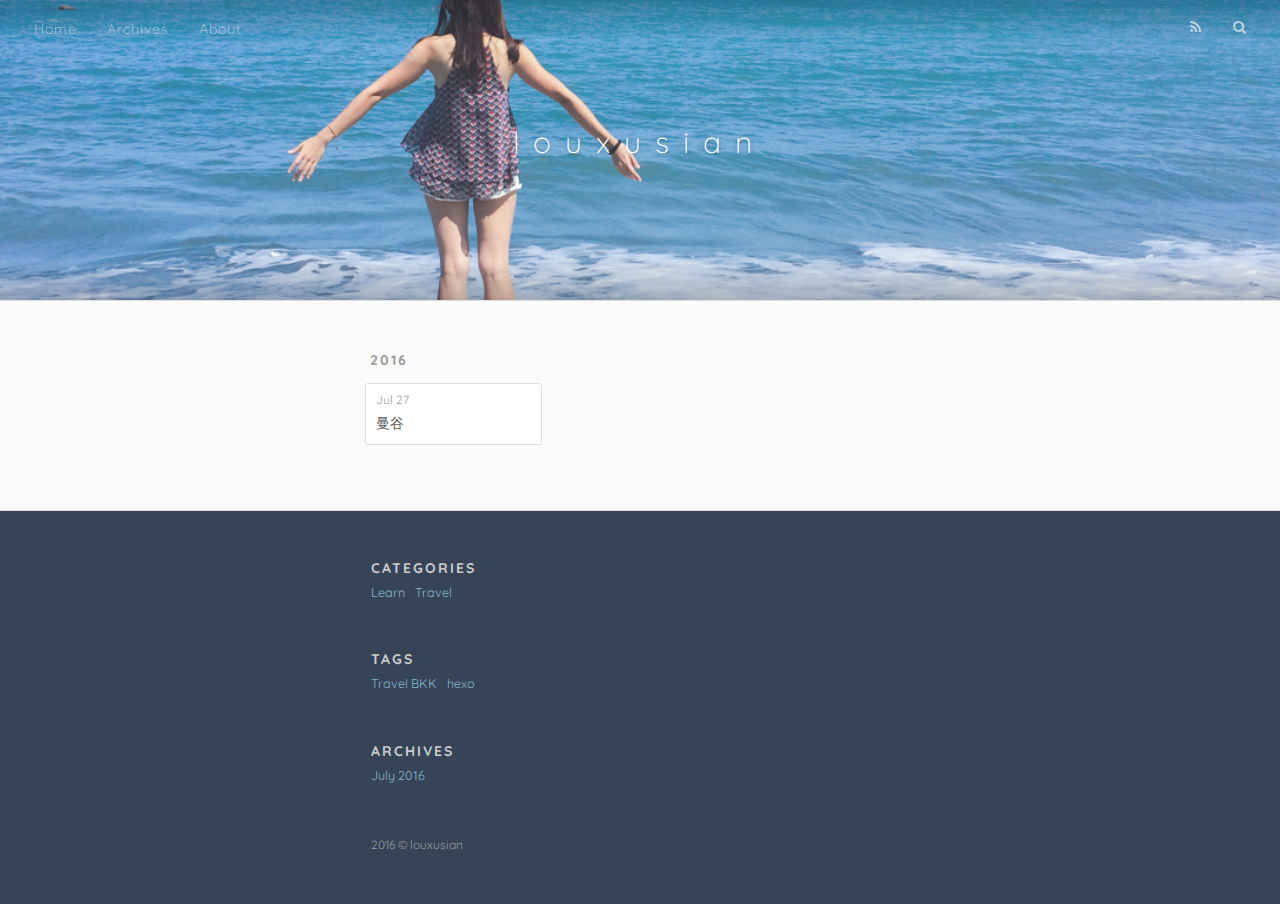
<file: categories/Travel/index.html>
<!DOCTYPE html>
<html>
<head>
  <meta charset="utf-8">
  
  <title>Category: Travel | louxusian</title>
  <meta name="viewport" content="width=device-width, initial-scale=1, maximum-scale=1">
  <meta property="og:type" content="website">
<meta property="og:title" content="louxusian">
<meta property="og:url" content="http://louxusian.github.io/categories/Travel/index.html">
<meta property="og:site_name" content="louxusian">
<meta name="twitter:card" content="summary">
<meta name="twitter:title" content="louxusian">
  
    <link rel="alternate" href="/atom.xml" title="louxusian" type="application/atom+xml">
  
  
    <link rel="icon" href="/favicon.png">
  
  
    <link href="//fonts.googleapis.com/css?family=Source+Code+Pro|Quicksand" rel="stylesheet" type="text/css">
  
  <link rel="stylesheet" href="/css/style.css">
  

</head>

<body>
    
        <div id="container">
            <div id="wrap">
                <header id="header">
  <div id="banner"></div>
  <div id="header-outer" class="outer">
    <div id="header-title" class="inner">
      <h1 id="logo-wrap">
        <a href="/" id="logo">louxusian</a>
      </h1>
      
    </div>
    <div id="header-inner" class="inner">
      <nav id="main-nav">
        <a id="main-nav-toggle" class="nav-icon"></a>
        
          <a class="main-nav-link" href="/">Home</a>
        
          <a class="main-nav-link" href="/archives">Archives</a>
        
          <a class="main-nav-link" href="/about">About</a>
        
      </nav>
      <nav id="sub-nav">
        
          <a id="nav-rss-link" class="nav-icon" href="/atom.xml" title="RSS Feed"></a>
        
        <a id="nav-search-btn" class="nav-icon" title="Search"></a>
      </nav>
      <div id="search-form-wrap">
        <form action="//google.com/search" method="get" accept-charset="UTF-8" class="search-form"><input type="search" name="q" results="0" class="search-form-input" placeholder="Search"><button type="submit" class="search-form-submit">&#xF002;</button><input type="hidden" name="sitesearch" value="http://louxusian.github.io"></form>
      </div>
    </div>
  </div>
</header>
                <div class="outer">
                  <section id="main">
  
  
    
    
      
      
      <section class="archives-wrap">
        <div class="archive-year-wrap">
          <a href="/archives/2016" class="archive-year">2016</a>
        </div>
        <div class="archives">
    
    <article class="archive-article archive-type-photo">
  <div class="archive-article-inner">
    <header class="archive-article-header">
      <a href="/2016/07/27/Bangkok/" class="archive-article-date">
  <time datetime="2016-07-27T03:19:14.000Z" itemprop="datePublished">Jul 27</time>
</a>
      
  
    <h1 itemprop="name">
      <a class="archive-article-title" href="/2016/07/27/Bangkok/">曼谷</a>
    </h1>
  

    </header>
  </div>
</article>
  
  
    </div></section>
  

</section>
                  
                </div>
                <footer id="footer">
  
    <aside id="sidebar" class="outer">
  
    
  <div class="widget-wrap">
    <h3 class="widget-title">Categories</h3>
    <div class="widget">
      <ul class="category-list"><li class="category-list-item"><a class="category-list-link" href="/categories/Learn/">Learn</a></li><li class="category-list-item"><a class="category-list-link" href="/categories/Travel/">Travel</a></li></ul>
    </div>
  </div>


  
    
  <div class="widget-wrap">
    <h3 class="widget-title">Tags</h3>
    <div class="widget">
      <ul class="tag-list"><li class="tag-list-item"><a class="tag-list-link" href="/tags/Travel-BKK/">Travel BKK</a></li><li class="tag-list-item"><a class="tag-list-link" href="/tags/hexo/">hexo</a></li></ul>
    </div>
  </div>


  
    <!---->
  <!--<div class="widget-wrap">-->
    <!--<h3 class="widget-title">Tag Cloud</h3>-->
    <!--<div class="widget tagcloud">-->
      <!--<a href="/tags/Travel-BKK/" style="font-size: 10px;">Travel BKK</a> <a href="/tags/hexo/" style="font-size: 10px;">hexo</a>-->
    <!--</div>-->
  <!--</div>-->
<!---->
  
    
  <div class="widget-wrap">
    <h3 class="widget-title">Archives</h3>
    <div class="widget">
      <ul class="archive-list"><li class="archive-list-item"><a class="archive-list-link" href="/archives/2016/07/">July 2016</a></li></ul>
    </div>
  </div>


  
    <!---->
  <!--<div class="widget-wrap">-->
    <!--<h3 class="widget-title">Recent Posts</h3>-->
    <!--<div class="widget">-->
      <!--<ul>-->
        <!---->
          <!--<li>-->
            <!--<a href="/2016/07/27/Intro/">Intro</a>-->
          <!--</li>-->
        <!---->
          <!--<li>-->
            <!--<a href="/2016/07/27/Bangkok/">曼谷</a>-->
          <!--</li>-->
        <!---->
          <!--<li>-->
            <!--<a href="/2016/07/19/hello-world/">Hello from louxu</a>-->
          <!--</li>-->
        <!---->
      <!--</ul>-->
    <!--</div>-->
  <!--</div>-->
<!---->
  
</aside>
  
  <div class="outer">
    <div id="footer-info" class="inner">
      2016 &copy; louxusian
    </div>
  </div>
</footer>
            </div>
            <nav id="mobile-nav">
  
    <a href="/" class="mobile-nav-link">Home</a>
  
    <a href="/archives" class="mobile-nav-link">Archives</a>
  
    <a href="/about" class="mobile-nav-link">About</a>
  
</nav>
            

<script src="//ajax.googleapis.com/ajax/libs/jquery/2.0.3/jquery.min.js"></script>


  <link rel="stylesheet" href="/fancybox/jquery.fancybox.css">
  <script src="/fancybox/jquery.fancybox.pack.js"></script>


<script src="/js/script.js"></script>

        </div>
    
</body>
</html>
</file>
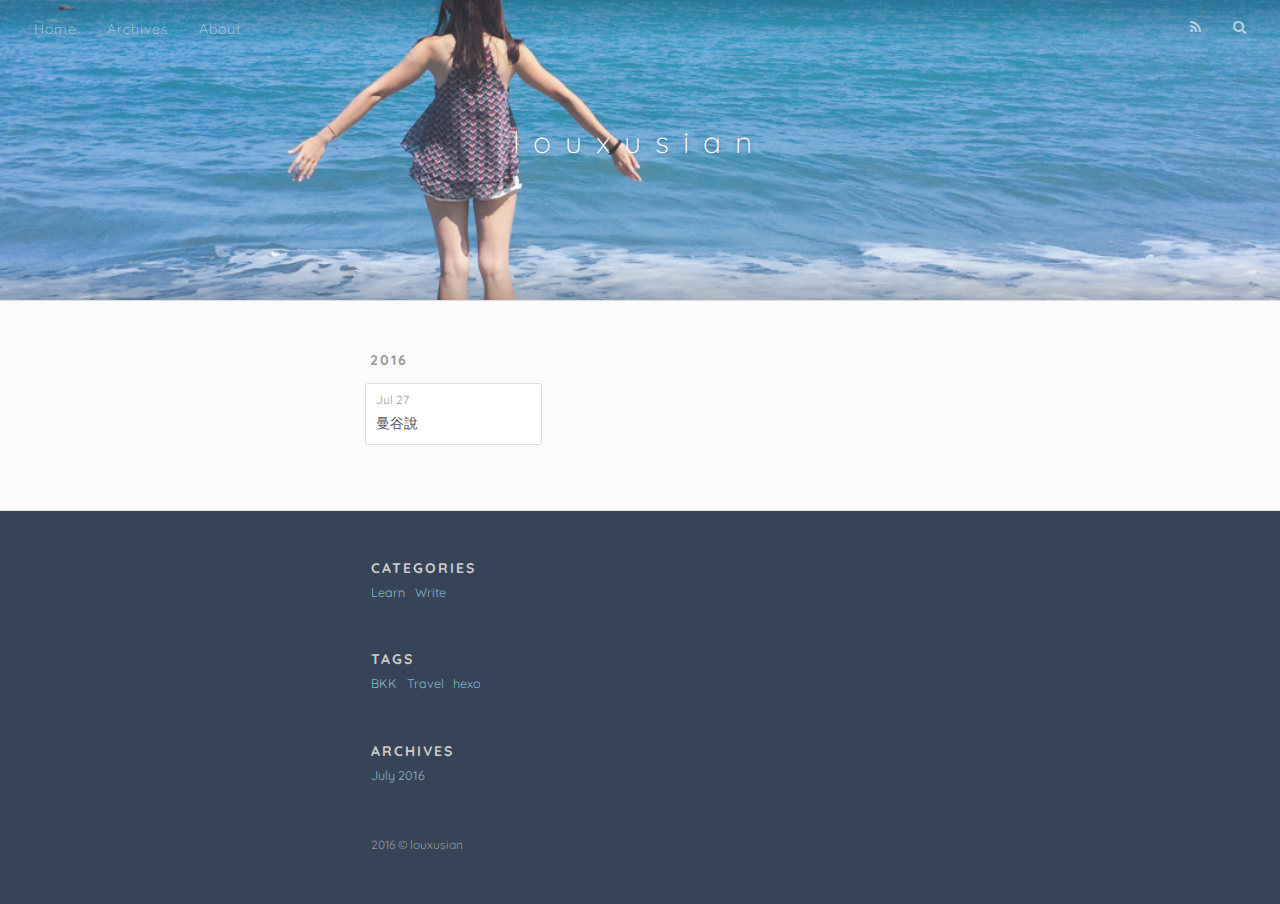
<file: categories/Write/index.html>
<!DOCTYPE html>
<html>
<head>
  <meta charset="utf-8">
  
  <title>Category: Write | louxusian</title>
  <meta name="viewport" content="width=device-width, initial-scale=1, maximum-scale=1">
  <meta property="og:type" content="website">
<meta property="og:title" content="louxusian">
<meta property="og:url" content="http://louxusian.github.io/categories/Write/index.html">
<meta property="og:site_name" content="louxusian">
<meta name="twitter:card" content="summary">
<meta name="twitter:title" content="louxusian">
  
    <link rel="alternate" href="/atom.xml" title="louxusian" type="application/atom+xml">
  
  
    <link rel="icon" href="/favicon.png">
  
  
    <link href="//fonts.googleapis.com/css?family=Source+Code+Pro|Quicksand" rel="stylesheet" type="text/css">
  
  <link rel="stylesheet" href="/css/style.css">
  

</head>

<body>
    
        <div id="container">
            <div id="wrap">
                <header id="header">
  <div id="banner"></div>
  <div id="header-outer" class="outer">
    <div id="header-title" class="inner">
      <h1 id="logo-wrap">
        <a href="/" id="logo">louxusian</a>
      </h1>
      
    </div>
    <div id="header-inner" class="inner">
      <nav id="main-nav">
        <a id="main-nav-toggle" class="nav-icon"></a>
        
          <a class="main-nav-link" href="/">Home</a>
        
          <a class="main-nav-link" href="/archives">Archives</a>
        
          <a class="main-nav-link" href="/about">About</a>
        
      </nav>
      <nav id="sub-nav">
        
          <a id="nav-rss-link" class="nav-icon" href="/atom.xml" title="RSS Feed"></a>
        
        <a id="nav-search-btn" class="nav-icon" title="Search"></a>
      </nav>
      <div id="search-form-wrap">
        <form action="//google.com/search" method="get" accept-charset="UTF-8" class="search-form"><input type="search" name="q" results="0" class="search-form-input" placeholder="Search"><button type="submit" class="search-form-submit">&#xF002;</button><input type="hidden" name="sitesearch" value="http://louxusian.github.io"></form>
      </div>
    </div>
  </div>
</header>
                <div class="outer">
                  <section id="main">
  
  
    
    
      
      
      <section class="archives-wrap">
        <div class="archive-year-wrap">
          <a href="/archives/2016" class="archive-year">2016</a>
        </div>
        <div class="archives">
    
    <article class="archive-article archive-type-post">
  <div class="archive-article-inner">
    <header class="archive-article-header">
      <a href="/2016/07/27/Bangkok/" class="archive-article-date">
  <time datetime="2016-07-27T03:19:14.000Z" itemprop="datePublished">Jul 27</time>
</a>
      
  
    <h1 itemprop="name">
      <a class="archive-article-title" href="/2016/07/27/Bangkok/">曼谷說</a>
    </h1>
  

    </header>
  </div>
</article>
  
  
    </div></section>
  

</section>
                  
                </div>
                <footer id="footer">
  
    <aside id="sidebar" class="outer">
  
    
  <div class="widget-wrap">
    <h3 class="widget-title">Categories</h3>
    <div class="widget">
      <ul class="category-list"><li class="category-list-item"><a class="category-list-link" href="/categories/Learn/">Learn</a></li><li class="category-list-item"><a class="category-list-link" href="/categories/Write/">Write</a></li></ul>
    </div>
  </div>


  
    
  <div class="widget-wrap">
    <h3 class="widget-title">Tags</h3>
    <div class="widget">
      <ul class="tag-list"><li class="tag-list-item"><a class="tag-list-link" href="/tags/BKK/">BKK</a></li><li class="tag-list-item"><a class="tag-list-link" href="/tags/Travel/">Travel</a></li><li class="tag-list-item"><a class="tag-list-link" href="/tags/hexo/">hexo</a></li></ul>
    </div>
  </div>


  
    <!---->
  <!--<div class="widget-wrap">-->
    <!--<h3 class="widget-title">Tag Cloud</h3>-->
    <!--<div class="widget tagcloud">-->
      <!--<a href="/tags/BKK/" style="font-size: 10px;">BKK</a> <a href="/tags/Travel/" style="font-size: 10px;">Travel</a> <a href="/tags/hexo/" style="font-size: 10px;">hexo</a>-->
    <!--</div>-->
  <!--</div>-->
<!---->
  
    
  <div class="widget-wrap">
    <h3 class="widget-title">Archives</h3>
    <div class="widget">
      <ul class="archive-list"><li class="archive-list-item"><a class="archive-list-link" href="/archives/2016/07/">July 2016</a></li></ul>
    </div>
  </div>


  
    <!---->
  <!--<div class="widget-wrap">-->
    <!--<h3 class="widget-title">Recent Posts</h3>-->
    <!--<div class="widget">-->
      <!--<ul>-->
        <!---->
          <!--<li>-->
            <!--<a href="/2016/07/27/Intro/">Intro</a>-->
          <!--</li>-->
        <!---->
          <!--<li>-->
            <!--<a href="/2016/07/27/Bangkok/">曼谷說</a>-->
          <!--</li>-->
        <!---->
          <!--<li>-->
            <!--<a href="/2016/07/19/hello-world/">Hello from louxu</a>-->
          <!--</li>-->
        <!---->
      <!--</ul>-->
    <!--</div>-->
  <!--</div>-->
<!---->
  
</aside>
  
  <div class="outer">
    <div id="footer-info" class="inner">
      2016 &copy; louxusian
    </div>
  </div>
</footer>
            </div>
            <nav id="mobile-nav">
  
    <a href="/" class="mobile-nav-link">Home</a>
  
    <a href="/archives" class="mobile-nav-link">Archives</a>
  
    <a href="/about" class="mobile-nav-link">About</a>
  
</nav>
            

<script src="//ajax.googleapis.com/ajax/libs/jquery/2.0.3/jquery.min.js"></script>


  <link rel="stylesheet" href="/fancybox/jquery.fancybox.css">
  <script src="/fancybox/jquery.fancybox.pack.js"></script>


<script src="/js/script.js"></script>

        </div>
    
</body>
</html>
</file>
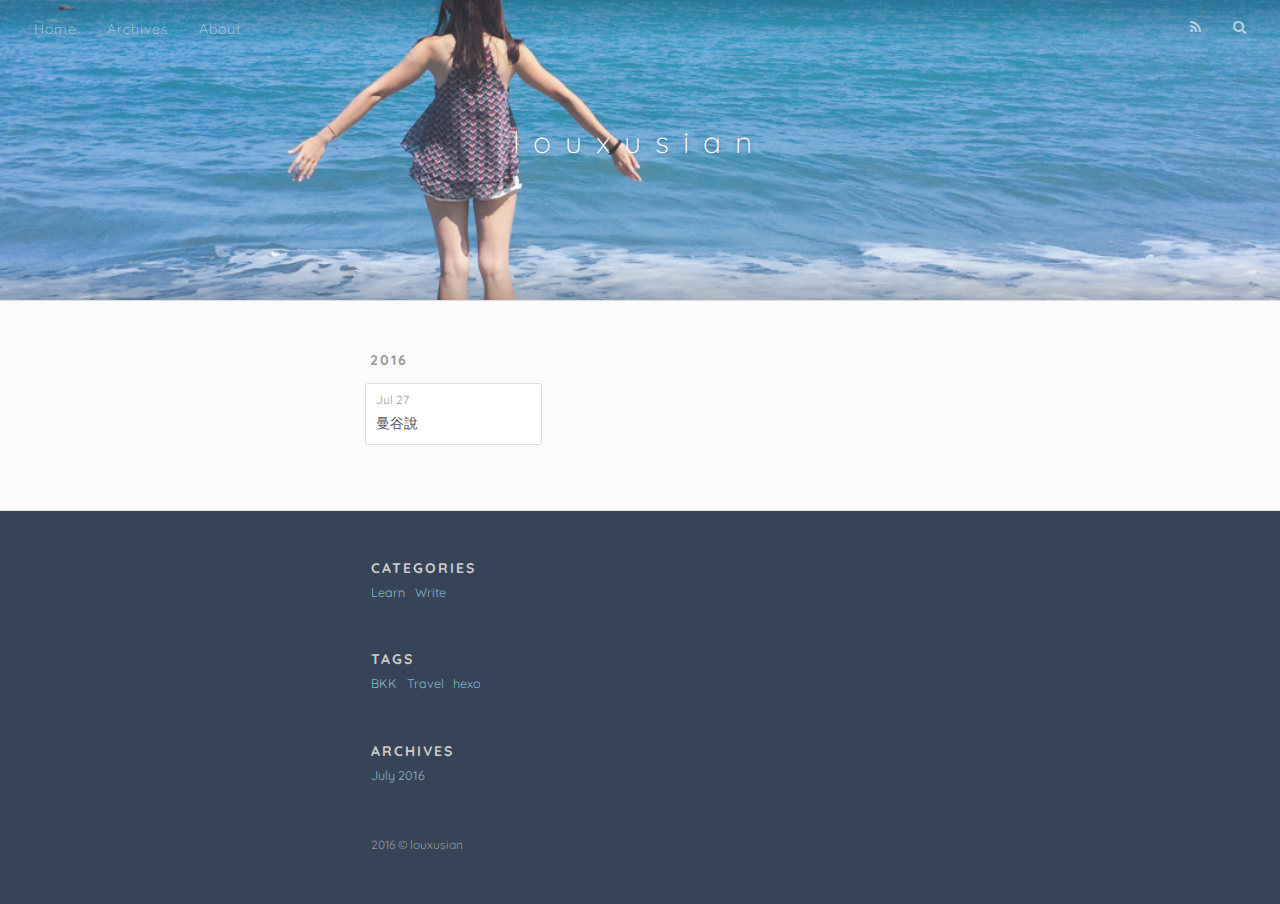
<file: tags/BKK/index.html>
<!DOCTYPE html>
<html>
<head>
  <meta charset="utf-8">
  
  <title>Tag: BKK | louxusian</title>
  <meta name="viewport" content="width=device-width, initial-scale=1, maximum-scale=1">
  <meta property="og:type" content="website">
<meta property="og:title" content="louxusian">
<meta property="og:url" content="http://louxusian.github.io/tags/BKK/index.html">
<meta property="og:site_name" content="louxusian">
<meta name="twitter:card" content="summary">
<meta name="twitter:title" content="louxusian">
  
    <link rel="alternate" href="/atom.xml" title="louxusian" type="application/atom+xml">
  
  
    <link rel="icon" href="/favicon.png">
  
  
    <link href="//fonts.googleapis.com/css?family=Source+Code+Pro|Quicksand" rel="stylesheet" type="text/css">
  
  <link rel="stylesheet" href="/css/style.css">
  

</head>

<body>
    
        <div id="container">
            <div id="wrap">
                <header id="header">
  <div id="banner"></div>
  <div id="header-outer" class="outer">
    <div id="header-title" class="inner">
      <h1 id="logo-wrap">
        <a href="/" id="logo">louxusian</a>
      </h1>
      
    </div>
    <div id="header-inner" class="inner">
      <nav id="main-nav">
        <a id="main-nav-toggle" class="nav-icon"></a>
        
          <a class="main-nav-link" href="/">Home</a>
        
          <a class="main-nav-link" href="/archives">Archives</a>
        
          <a class="main-nav-link" href="/about">About</a>
        
      </nav>
      <nav id="sub-nav">
        
          <a id="nav-rss-link" class="nav-icon" href="/atom.xml" title="RSS Feed"></a>
        
        <a id="nav-search-btn" class="nav-icon" title="Search"></a>
      </nav>
      <div id="search-form-wrap">
        <form action="//google.com/search" method="get" accept-charset="UTF-8" class="search-form"><input type="search" name="q" results="0" class="search-form-input" placeholder="Search"><button type="submit" class="search-form-submit">&#xF002;</button><input type="hidden" name="sitesearch" value="http://louxusian.github.io"></form>
      </div>
    </div>
  </div>
</header>
                <div class="outer">
                  <section id="main">
  
  
    
    
      
      
      <section class="archives-wrap">
        <div class="archive-year-wrap">
          <a href="/archives/2016" class="archive-year">2016</a>
        </div>
        <div class="archives">
    
    <article class="archive-article archive-type-post">
  <div class="archive-article-inner">
    <header class="archive-article-header">
      <a href="/2016/07/27/Bangkok/" class="archive-article-date">
  <time datetime="2016-07-27T03:19:14.000Z" itemprop="datePublished">Jul 27</time>
</a>
      
  
    <h1 itemprop="name">
      <a class="archive-article-title" href="/2016/07/27/Bangkok/">曼谷說</a>
    </h1>
  

    </header>
  </div>
</article>
  
  
    </div></section>
  

</section>
                  
                </div>
                <footer id="footer">
  
    <aside id="sidebar" class="outer">
  
    
  <div class="widget-wrap">
    <h3 class="widget-title">Categories</h3>
    <div class="widget">
      <ul class="category-list"><li class="category-list-item"><a class="category-list-link" href="/categories/Learn/">Learn</a></li><li class="category-list-item"><a class="category-list-link" href="/categories/Write/">Write</a></li></ul>
    </div>
  </div>


  
    
  <div class="widget-wrap">
    <h3 class="widget-title">Tags</h3>
    <div class="widget">
      <ul class="tag-list"><li class="tag-list-item"><a class="tag-list-link" href="/tags/BKK/">BKK</a></li><li class="tag-list-item"><a class="tag-list-link" href="/tags/Travel/">Travel</a></li><li class="tag-list-item"><a class="tag-list-link" href="/tags/hexo/">hexo</a></li></ul>
    </div>
  </div>


  
    <!---->
  <!--<div class="widget-wrap">-->
    <!--<h3 class="widget-title">Tag Cloud</h3>-->
    <!--<div class="widget tagcloud">-->
      <!--<a href="/tags/BKK/" style="font-size: 10px;">BKK</a> <a href="/tags/Travel/" style="font-size: 10px;">Travel</a> <a href="/tags/hexo/" style="font-size: 10px;">hexo</a>-->
    <!--</div>-->
  <!--</div>-->
<!---->
  
    
  <div class="widget-wrap">
    <h3 class="widget-title">Archives</h3>
    <div class="widget">
      <ul class="archive-list"><li class="archive-list-item"><a class="archive-list-link" href="/archives/2016/07/">July 2016</a></li></ul>
    </div>
  </div>


  
    <!---->
  <!--<div class="widget-wrap">-->
    <!--<h3 class="widget-title">Recent Posts</h3>-->
    <!--<div class="widget">-->
      <!--<ul>-->
        <!---->
          <!--<li>-->
            <!--<a href="/2016/07/27/Intro/">Intro</a>-->
          <!--</li>-->
        <!---->
          <!--<li>-->
            <!--<a href="/2016/07/27/Bangkok/">曼谷說</a>-->
          <!--</li>-->
        <!---->
          <!--<li>-->
            <!--<a href="/2016/07/19/hello-world/">Hello from louxu</a>-->
          <!--</li>-->
        <!---->
      <!--</ul>-->
    <!--</div>-->
  <!--</div>-->
<!---->
  
</aside>
  
  <div class="outer">
    <div id="footer-info" class="inner">
      2016 &copy; louxusian
    </div>
  </div>
</footer>
            </div>
            <nav id="mobile-nav">
  
    <a href="/" class="mobile-nav-link">Home</a>
  
    <a href="/archives" class="mobile-nav-link">Archives</a>
  
    <a href="/about" class="mobile-nav-link">About</a>
  
</nav>
            

<script src="//ajax.googleapis.com/ajax/libs/jquery/2.0.3/jquery.min.js"></script>


  <link rel="stylesheet" href="/fancybox/jquery.fancybox.css">
  <script src="/fancybox/jquery.fancybox.pack.js"></script>


<script src="/js/script.js"></script>

        </div>
    
</body>
</html>
</file>
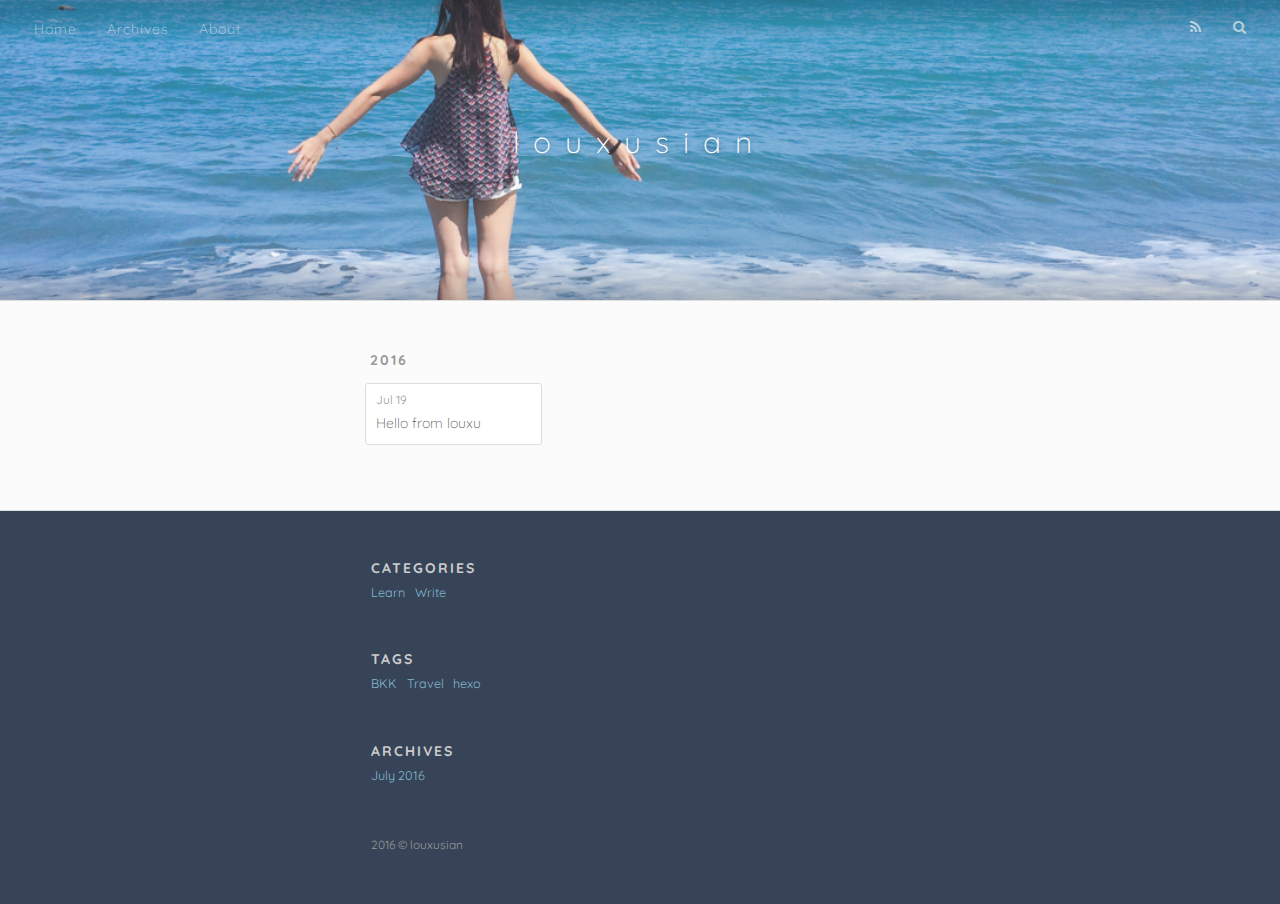
<file: tags/hexo/index.html>
<!DOCTYPE html>
<html>
<head>
  <meta charset="utf-8">
  
  <title>Tag: hexo | louxusian</title>
  <meta name="viewport" content="width=device-width, initial-scale=1, maximum-scale=1">
  <meta property="og:type" content="website">
<meta property="og:title" content="louxusian">
<meta property="og:url" content="http://louxusian.github.io/tags/hexo/index.html">
<meta property="og:site_name" content="louxusian">
<meta name="twitter:card" content="summary">
<meta name="twitter:title" content="louxusian">
  
    <link rel="alternate" href="/atom.xml" title="louxusian" type="application/atom+xml">
  
  
    <link rel="icon" href="/favicon.png">
  
  
    <link href="//fonts.googleapis.com/css?family=Source+Code+Pro|Quicksand" rel="stylesheet" type="text/css">
  
  <link rel="stylesheet" href="/css/style.css">
  

</head>

<body>
    
        <div id="container">
            <div id="wrap">
                <header id="header">
  <div id="banner"></div>
  <div id="header-outer" class="outer">
    <div id="header-title" class="inner">
      <h1 id="logo-wrap">
        <a href="/" id="logo">louxusian</a>
      </h1>
      
    </div>
    <div id="header-inner" class="inner">
      <nav id="main-nav">
        <a id="main-nav-toggle" class="nav-icon"></a>
        
          <a class="main-nav-link" href="/">Home</a>
        
          <a class="main-nav-link" href="/archives">Archives</a>
        
          <a class="main-nav-link" href="/about">About</a>
        
      </nav>
      <nav id="sub-nav">
        
          <a id="nav-rss-link" class="nav-icon" href="/atom.xml" title="RSS Feed"></a>
        
        <a id="nav-search-btn" class="nav-icon" title="Search"></a>
      </nav>
      <div id="search-form-wrap">
        <form action="//google.com/search" method="get" accept-charset="UTF-8" class="search-form"><input type="search" name="q" results="0" class="search-form-input" placeholder="Search"><button type="submit" class="search-form-submit">&#xF002;</button><input type="hidden" name="sitesearch" value="http://louxusian.github.io"></form>
      </div>
    </div>
  </div>
</header>
                <div class="outer">
                  <section id="main">
  
  
    
    
      
      
      <section class="archives-wrap">
        <div class="archive-year-wrap">
          <a href="/archives/2016" class="archive-year">2016</a>
        </div>
        <div class="archives">
    
    <article class="archive-article archive-type-post">
  <div class="archive-article-inner">
    <header class="archive-article-header">
      <a href="/2016/07/19/hello-world/" class="archive-article-date">
  <time datetime="2016-07-19T13:34:02.000Z" itemprop="datePublished">Jul 19</time>
</a>
      
  
    <h1 itemprop="name">
      <a class="archive-article-title" href="/2016/07/19/hello-world/">Hello from louxu</a>
    </h1>
  

    </header>
  </div>
</article>
  
  
    </div></section>
  

</section>
                  
                </div>
                <footer id="footer">
  
    <aside id="sidebar" class="outer">
  
    
  <div class="widget-wrap">
    <h3 class="widget-title">Categories</h3>
    <div class="widget">
      <ul class="category-list"><li class="category-list-item"><a class="category-list-link" href="/categories/Learn/">Learn</a></li><li class="category-list-item"><a class="category-list-link" href="/categories/Write/">Write</a></li></ul>
    </div>
  </div>


  
    
  <div class="widget-wrap">
    <h3 class="widget-title">Tags</h3>
    <div class="widget">
      <ul class="tag-list"><li class="tag-list-item"><a class="tag-list-link" href="/tags/BKK/">BKK</a></li><li class="tag-list-item"><a class="tag-list-link" href="/tags/Travel/">Travel</a></li><li class="tag-list-item"><a class="tag-list-link" href="/tags/hexo/">hexo</a></li></ul>
    </div>
  </div>


  
    <!---->
  <!--<div class="widget-wrap">-->
    <!--<h3 class="widget-title">Tag Cloud</h3>-->
    <!--<div class="widget tagcloud">-->
      <!--<a href="/tags/BKK/" style="font-size: 10px;">BKK</a> <a href="/tags/Travel/" style="font-size: 10px;">Travel</a> <a href="/tags/hexo/" style="font-size: 10px;">hexo</a>-->
    <!--</div>-->
  <!--</div>-->
<!---->
  
    
  <div class="widget-wrap">
    <h3 class="widget-title">Archives</h3>
    <div class="widget">
      <ul class="archive-list"><li class="archive-list-item"><a class="archive-list-link" href="/archives/2016/07/">July 2016</a></li></ul>
    </div>
  </div>


  
    <!---->
  <!--<div class="widget-wrap">-->
    <!--<h3 class="widget-title">Recent Posts</h3>-->
    <!--<div class="widget">-->
      <!--<ul>-->
        <!---->
          <!--<li>-->
            <!--<a href="/2016/07/27/Intro/">Intro</a>-->
          <!--</li>-->
        <!---->
          <!--<li>-->
            <!--<a href="/2016/07/27/Bangkok/">曼谷說</a>-->
          <!--</li>-->
        <!---->
          <!--<li>-->
            <!--<a href="/2016/07/19/hello-world/">Hello from louxu</a>-->
          <!--</li>-->
        <!---->
      <!--</ul>-->
    <!--</div>-->
  <!--</div>-->
<!---->
  
</aside>
  
  <div class="outer">
    <div id="footer-info" class="inner">
      2016 &copy; louxusian
    </div>
  </div>
</footer>
            </div>
            <nav id="mobile-nav">
  
    <a href="/" class="mobile-nav-link">Home</a>
  
    <a href="/archives" class="mobile-nav-link">Archives</a>
  
    <a href="/about" class="mobile-nav-link">About</a>
  
</nav>
            

<script src="//ajax.googleapis.com/ajax/libs/jquery/2.0.3/jquery.min.js"></script>


  <link rel="stylesheet" href="/fancybox/jquery.fancybox.css">
  <script src="/fancybox/jquery.fancybox.pack.js"></script>


<script src="/js/script.js"></script>

        </div>
    
</body>
</html>
</file>
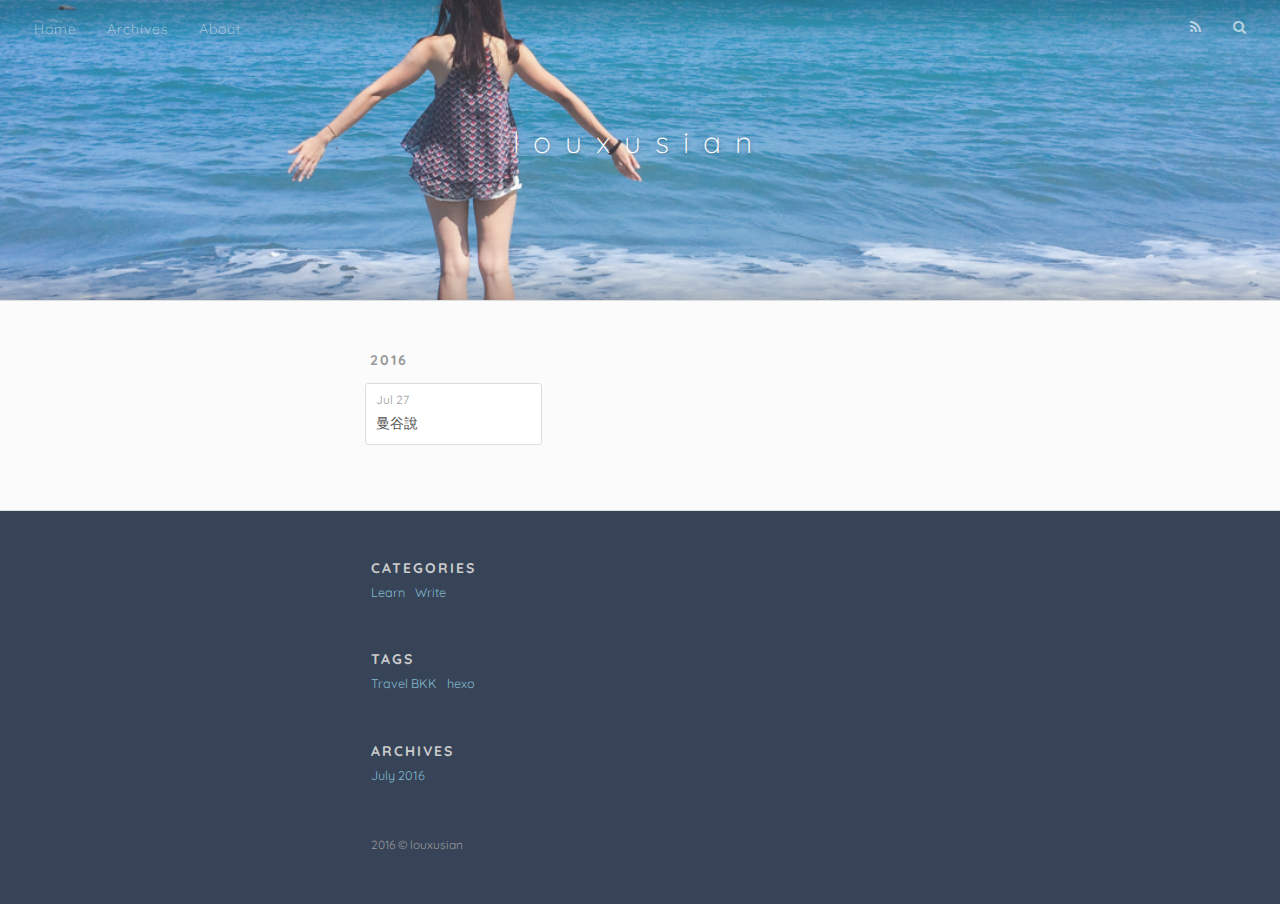
<file: tags/Travel-BKK/index.html>
<!DOCTYPE html>
<html>
<head>
  <meta charset="utf-8">
  
  <title>Tag: Travel BKK | louxusian</title>
  <meta name="viewport" content="width=device-width, initial-scale=1, maximum-scale=1">
  <meta property="og:type" content="website">
<meta property="og:title" content="louxusian">
<meta property="og:url" content="http://louxusian.github.io/tags/Travel-BKK/index.html">
<meta property="og:site_name" content="louxusian">
<meta name="twitter:card" content="summary">
<meta name="twitter:title" content="louxusian">
  
    <link rel="alternate" href="/atom.xml" title="louxusian" type="application/atom+xml">
  
  
    <link rel="icon" href="/favicon.png">
  
  
    <link href="//fonts.googleapis.com/css?family=Source+Code+Pro|Quicksand" rel="stylesheet" type="text/css">
  
  <link rel="stylesheet" href="/css/style.css">
  

</head>

<body>
    
        <div id="container">
            <div id="wrap">
                <header id="header">
  <div id="banner"></div>
  <div id="header-outer" class="outer">
    <div id="header-title" class="inner">
      <h1 id="logo-wrap">
        <a href="/" id="logo">louxusian</a>
      </h1>
      
    </div>
    <div id="header-inner" class="inner">
      <nav id="main-nav">
        <a id="main-nav-toggle" class="nav-icon"></a>
        
          <a class="main-nav-link" href="/">Home</a>
        
          <a class="main-nav-link" href="/archives">Archives</a>
        
          <a class="main-nav-link" href="/about">About</a>
        
      </nav>
      <nav id="sub-nav">
        
          <a id="nav-rss-link" class="nav-icon" href="/atom.xml" title="RSS Feed"></a>
        
        <a id="nav-search-btn" class="nav-icon" title="Search"></a>
      </nav>
      <div id="search-form-wrap">
        <form action="//google.com/search" method="get" accept-charset="UTF-8" class="search-form"><input type="search" name="q" results="0" class="search-form-input" placeholder="Search"><button type="submit" class="search-form-submit">&#xF002;</button><input type="hidden" name="sitesearch" value="http://louxusian.github.io"></form>
      </div>
    </div>
  </div>
</header>
                <div class="outer">
                  <section id="main">
  
  
    
    
      
      
      <section class="archives-wrap">
        <div class="archive-year-wrap">
          <a href="/archives/2016" class="archive-year">2016</a>
        </div>
        <div class="archives">
    
    <article class="archive-article archive-type-post">
  <div class="archive-article-inner">
    <header class="archive-article-header">
      <a href="/2016/07/27/Bangkok/" class="archive-article-date">
  <time datetime="2016-07-27T03:19:14.000Z" itemprop="datePublished">Jul 27</time>
</a>
      
  
    <h1 itemprop="name">
      <a class="archive-article-title" href="/2016/07/27/Bangkok/">曼谷說</a>
    </h1>
  

    </header>
  </div>
</article>
  
  
    </div></section>
  

</section>
                  
                </div>
                <footer id="footer">
  
    <aside id="sidebar" class="outer">
  
    
  <div class="widget-wrap">
    <h3 class="widget-title">Categories</h3>
    <div class="widget">
      <ul class="category-list"><li class="category-list-item"><a class="category-list-link" href="/categories/Learn/">Learn</a></li><li class="category-list-item"><a class="category-list-link" href="/categories/Write/">Write</a></li></ul>
    </div>
  </div>


  
    
  <div class="widget-wrap">
    <h3 class="widget-title">Tags</h3>
    <div class="widget">
      <ul class="tag-list"><li class="tag-list-item"><a class="tag-list-link" href="/tags/Travel-BKK/">Travel BKK</a></li><li class="tag-list-item"><a class="tag-list-link" href="/tags/hexo/">hexo</a></li></ul>
    </div>
  </div>


  
    <!---->
  <!--<div class="widget-wrap">-->
    <!--<h3 class="widget-title">Tag Cloud</h3>-->
    <!--<div class="widget tagcloud">-->
      <!--<a href="/tags/Travel-BKK/" style="font-size: 10px;">Travel BKK</a> <a href="/tags/hexo/" style="font-size: 10px;">hexo</a>-->
    <!--</div>-->
  <!--</div>-->
<!---->
  
    
  <div class="widget-wrap">
    <h3 class="widget-title">Archives</h3>
    <div class="widget">
      <ul class="archive-list"><li class="archive-list-item"><a class="archive-list-link" href="/archives/2016/07/">July 2016</a></li></ul>
    </div>
  </div>


  
    <!---->
  <!--<div class="widget-wrap">-->
    <!--<h3 class="widget-title">Recent Posts</h3>-->
    <!--<div class="widget">-->
      <!--<ul>-->
        <!---->
          <!--<li>-->
            <!--<a href="/2016/07/27/Intro/">Intro</a>-->
          <!--</li>-->
        <!---->
          <!--<li>-->
            <!--<a href="/2016/07/27/Bangkok/">曼谷說</a>-->
          <!--</li>-->
        <!---->
          <!--<li>-->
            <!--<a href="/2016/07/19/hello-world/">Hello from louxu</a>-->
          <!--</li>-->
        <!---->
      <!--</ul>-->
    <!--</div>-->
  <!--</div>-->
<!---->
  
</aside>
  
  <div class="outer">
    <div id="footer-info" class="inner">
      2016 &copy; louxusian
    </div>
  </div>
</footer>
            </div>
            <nav id="mobile-nav">
  
    <a href="/" class="mobile-nav-link">Home</a>
  
    <a href="/archives" class="mobile-nav-link">Archives</a>
  
    <a href="/about" class="mobile-nav-link">About</a>
  
</nav>
            

<script src="//ajax.googleapis.com/ajax/libs/jquery/2.0.3/jquery.min.js"></script>


  <link rel="stylesheet" href="/fancybox/jquery.fancybox.css">
  <script src="/fancybox/jquery.fancybox.pack.js"></script>


<script src="/js/script.js"></script>

        </div>
    
</body>
</html>
</file>
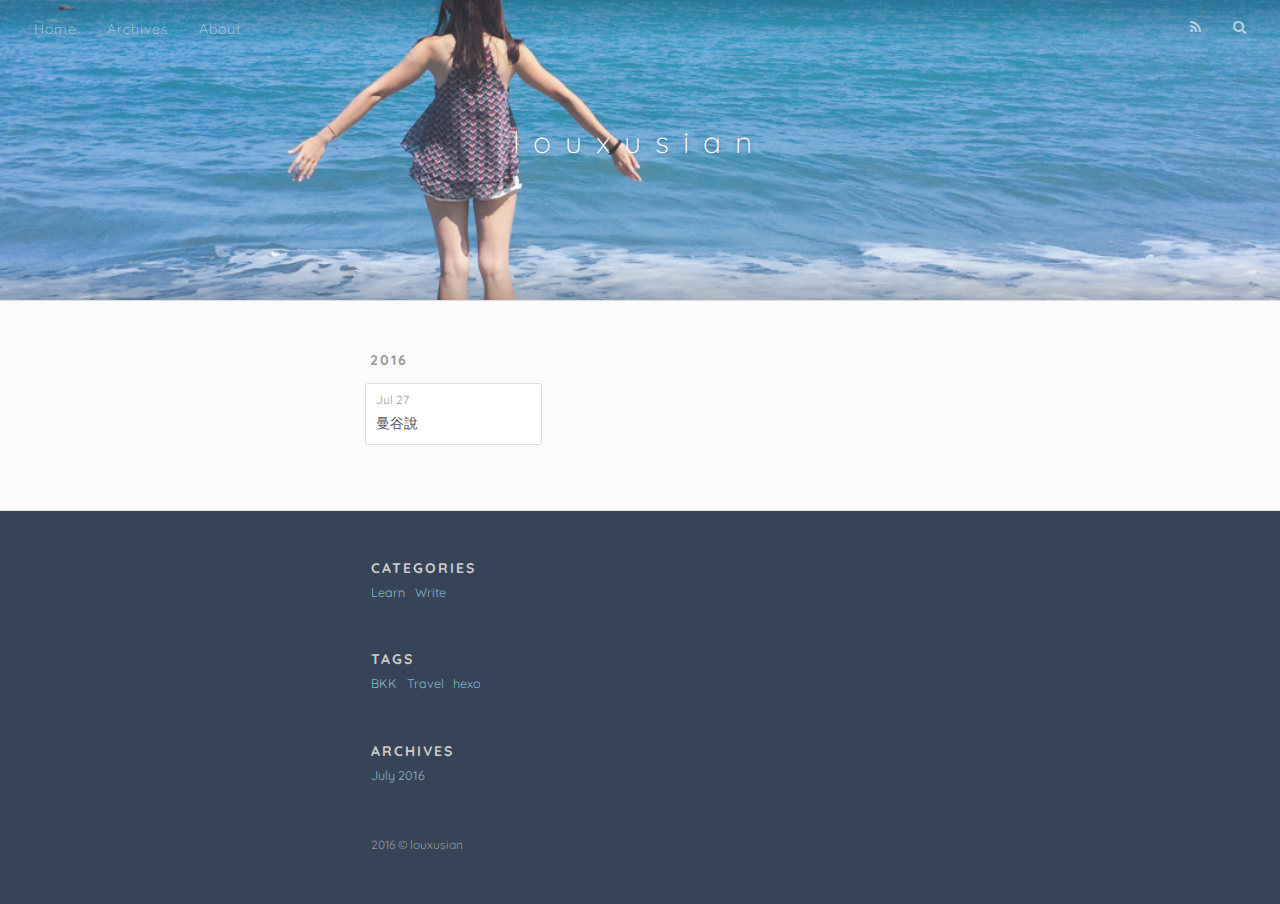
<file: tags/Travel/index.html>
<!DOCTYPE html>
<html>
<head>
  <meta charset="utf-8">
  
  <title>Tag: Travel | louxusian</title>
  <meta name="viewport" content="width=device-width, initial-scale=1, maximum-scale=1">
  <meta property="og:type" content="website">
<meta property="og:title" content="louxusian">
<meta property="og:url" content="http://louxusian.github.io/tags/Travel/index.html">
<meta property="og:site_name" content="louxusian">
<meta name="twitter:card" content="summary">
<meta name="twitter:title" content="louxusian">
  
    <link rel="alternate" href="/atom.xml" title="louxusian" type="application/atom+xml">
  
  
    <link rel="icon" href="/favicon.png">
  
  
    <link href="//fonts.googleapis.com/css?family=Source+Code+Pro|Quicksand" rel="stylesheet" type="text/css">
  
  <link rel="stylesheet" href="/css/style.css">
  

</head>

<body>
    
        <div id="container">
            <div id="wrap">
                <header id="header">
  <div id="banner"></div>
  <div id="header-outer" class="outer">
    <div id="header-title" class="inner">
      <h1 id="logo-wrap">
        <a href="/" id="logo">louxusian</a>
      </h1>
      
    </div>
    <div id="header-inner" class="inner">
      <nav id="main-nav">
        <a id="main-nav-toggle" class="nav-icon"></a>
        
          <a class="main-nav-link" href="/">Home</a>
        
          <a class="main-nav-link" href="/archives">Archives</a>
        
          <a class="main-nav-link" href="/about">About</a>
        
      </nav>
      <nav id="sub-nav">
        
          <a id="nav-rss-link" class="nav-icon" href="/atom.xml" title="RSS Feed"></a>
        
        <a id="nav-search-btn" class="nav-icon" title="Search"></a>
      </nav>
      <div id="search-form-wrap">
        <form action="//google.com/search" method="get" accept-charset="UTF-8" class="search-form"><input type="search" name="q" results="0" class="search-form-input" placeholder="Search"><button type="submit" class="search-form-submit">&#xF002;</button><input type="hidden" name="sitesearch" value="http://louxusian.github.io"></form>
      </div>
    </div>
  </div>
</header>
                <div class="outer">
                  <section id="main">
  
  
    
    
      
      
      <section class="archives-wrap">
        <div class="archive-year-wrap">
          <a href="/archives/2016" class="archive-year">2016</a>
        </div>
        <div class="archives">
    
    <article class="archive-article archive-type-post">
  <div class="archive-article-inner">
    <header class="archive-article-header">
      <a href="/2016/07/27/Bangkok/" class="archive-article-date">
  <time datetime="2016-07-27T03:19:14.000Z" itemprop="datePublished">Jul 27</time>
</a>
      
  
    <h1 itemprop="name">
      <a class="archive-article-title" href="/2016/07/27/Bangkok/">曼谷說</a>
    </h1>
  

    </header>
  </div>
</article>
  
  
    </div></section>
  

</section>
                  
                </div>
                <footer id="footer">
  
    <aside id="sidebar" class="outer">
  
    
  <div class="widget-wrap">
    <h3 class="widget-title">Categories</h3>
    <div class="widget">
      <ul class="category-list"><li class="category-list-item"><a class="category-list-link" href="/categories/Learn/">Learn</a></li><li class="category-list-item"><a class="category-list-link" href="/categories/Write/">Write</a></li></ul>
    </div>
  </div>


  
    
  <div class="widget-wrap">
    <h3 class="widget-title">Tags</h3>
    <div class="widget">
      <ul class="tag-list"><li class="tag-list-item"><a class="tag-list-link" href="/tags/BKK/">BKK</a></li><li class="tag-list-item"><a class="tag-list-link" href="/tags/Travel/">Travel</a></li><li class="tag-list-item"><a class="tag-list-link" href="/tags/hexo/">hexo</a></li></ul>
    </div>
  </div>


  
    <!---->
  <!--<div class="widget-wrap">-->
    <!--<h3 class="widget-title">Tag Cloud</h3>-->
    <!--<div class="widget tagcloud">-->
      <!--<a href="/tags/BKK/" style="font-size: 10px;">BKK</a> <a href="/tags/Travel/" style="font-size: 10px;">Travel</a> <a href="/tags/hexo/" style="font-size: 10px;">hexo</a>-->
    <!--</div>-->
  <!--</div>-->
<!---->
  
    
  <div class="widget-wrap">
    <h3 class="widget-title">Archives</h3>
    <div class="widget">
      <ul class="archive-list"><li class="archive-list-item"><a class="archive-list-link" href="/archives/2016/07/">July 2016</a></li></ul>
    </div>
  </div>


  
    <!---->
  <!--<div class="widget-wrap">-->
    <!--<h3 class="widget-title">Recent Posts</h3>-->
    <!--<div class="widget">-->
      <!--<ul>-->
        <!---->
          <!--<li>-->
            <!--<a href="/2016/07/27/Intro/">Intro</a>-->
          <!--</li>-->
        <!---->
          <!--<li>-->
            <!--<a href="/2016/07/27/Bangkok/">曼谷說</a>-->
          <!--</li>-->
        <!---->
          <!--<li>-->
            <!--<a href="/2016/07/19/hello-world/">Hello from louxu</a>-->
          <!--</li>-->
        <!---->
      <!--</ul>-->
    <!--</div>-->
  <!--</div>-->
<!---->
  
</aside>
  
  <div class="outer">
    <div id="footer-info" class="inner">
      2016 &copy; louxusian
    </div>
  </div>
</footer>
            </div>
            <nav id="mobile-nav">
  
    <a href="/" class="mobile-nav-link">Home</a>
  
    <a href="/archives" class="mobile-nav-link">Archives</a>
  
    <a href="/about" class="mobile-nav-link">About</a>
  
</nav>
            

<script src="//ajax.googleapis.com/ajax/libs/jquery/2.0.3/jquery.min.js"></script>


  <link rel="stylesheet" href="/fancybox/jquery.fancybox.css">
  <script src="/fancybox/jquery.fancybox.pack.js"></script>


<script src="/js/script.js"></script>

        </div>
    
</body>
</html>
</file>
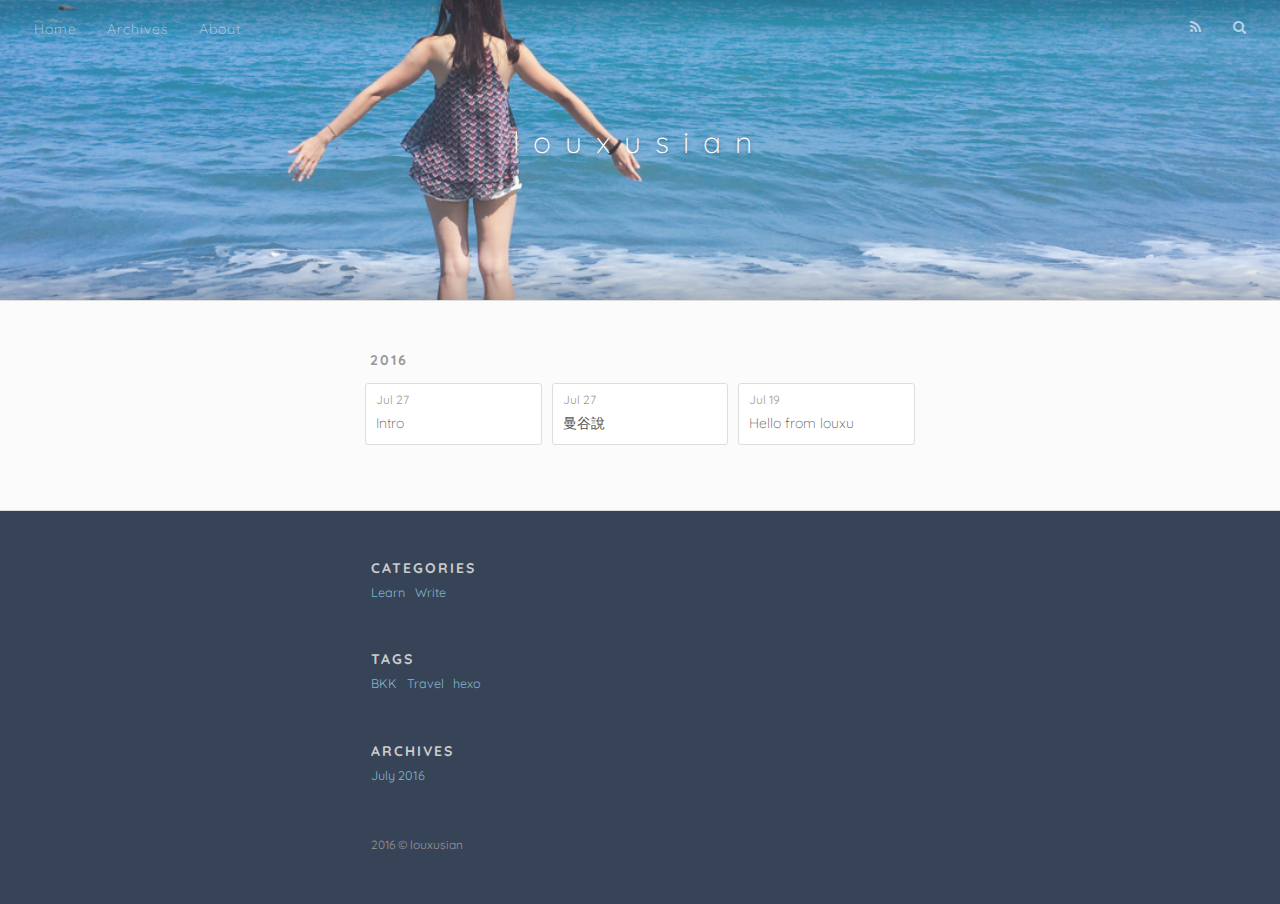
<file: archives/2016/07/index.html>
<!DOCTYPE html>
<html>
<head>
  <meta charset="utf-8">
  
  <title>Archives: 2016/7 | louxusian</title>
  <meta name="viewport" content="width=device-width, initial-scale=1, maximum-scale=1">
  <meta property="og:type" content="website">
<meta property="og:title" content="louxusian">
<meta property="og:url" content="http://louxusian.github.io/archives/2016/07/index.html">
<meta property="og:site_name" content="louxusian">
<meta name="twitter:card" content="summary">
<meta name="twitter:title" content="louxusian">
  
    <link rel="alternate" href="/atom.xml" title="louxusian" type="application/atom+xml">
  
  
    <link rel="icon" href="/favicon.png">
  
  
    <link href="//fonts.googleapis.com/css?family=Source+Code+Pro|Quicksand" rel="stylesheet" type="text/css">
  
  <link rel="stylesheet" href="/css/style.css">
  

</head>

<body>
    
        <div id="container">
            <div id="wrap">
                <header id="header">
  <div id="banner"></div>
  <div id="header-outer" class="outer">
    <div id="header-title" class="inner">
      <h1 id="logo-wrap">
        <a href="/" id="logo">louxusian</a>
      </h1>
      
    </div>
    <div id="header-inner" class="inner">
      <nav id="main-nav">
        <a id="main-nav-toggle" class="nav-icon"></a>
        
          <a class="main-nav-link" href="/">Home</a>
        
          <a class="main-nav-link" href="/archives">Archives</a>
        
          <a class="main-nav-link" href="/about">About</a>
        
      </nav>
      <nav id="sub-nav">
        
          <a id="nav-rss-link" class="nav-icon" href="/atom.xml" title="RSS Feed"></a>
        
        <a id="nav-search-btn" class="nav-icon" title="Search"></a>
      </nav>
      <div id="search-form-wrap">
        <form action="//google.com/search" method="get" accept-charset="UTF-8" class="search-form"><input type="search" name="q" results="0" class="search-form-input" placeholder="Search"><button type="submit" class="search-form-submit">&#xF002;</button><input type="hidden" name="sitesearch" value="http://louxusian.github.io"></form>
      </div>
    </div>
  </div>
</header>
                <div class="outer">
                  <section id="main">
  
  
    
    
      
      
      <section class="archives-wrap">
        <div class="archive-year-wrap">
          <a href="/archives/2016" class="archive-year">2016</a>
        </div>
        <div class="archives">
    
    <article class="archive-article archive-type-post">
  <div class="archive-article-inner">
    <header class="archive-article-header">
      <a href="/2016/07/27/Intro/" class="archive-article-date">
  <time datetime="2016-07-27T03:43:51.000Z" itemprop="datePublished">Jul 27</time>
</a>
      
  
    <h1 itemprop="name">
      <a class="archive-article-title" href="/2016/07/27/Intro/">Intro</a>
    </h1>
  

    </header>
  </div>
</article>
  
    
    
    <article class="archive-article archive-type-post">
  <div class="archive-article-inner">
    <header class="archive-article-header">
      <a href="/2016/07/27/Bangkok/" class="archive-article-date">
  <time datetime="2016-07-27T03:19:14.000Z" itemprop="datePublished">Jul 27</time>
</a>
      
  
    <h1 itemprop="name">
      <a class="archive-article-title" href="/2016/07/27/Bangkok/">曼谷說</a>
    </h1>
  

    </header>
  </div>
</article>
  
    
    
    <article class="archive-article archive-type-post">
  <div class="archive-article-inner">
    <header class="archive-article-header">
      <a href="/2016/07/19/hello-world/" class="archive-article-date">
  <time datetime="2016-07-19T13:34:02.000Z" itemprop="datePublished">Jul 19</time>
</a>
      
  
    <h1 itemprop="name">
      <a class="archive-article-title" href="/2016/07/19/hello-world/">Hello from louxu</a>
    </h1>
  

    </header>
  </div>
</article>
  
  
    </div></section>
  

</section>
                  
                </div>
                <footer id="footer">
  
    <aside id="sidebar" class="outer">
  
    
  <div class="widget-wrap">
    <h3 class="widget-title">Categories</h3>
    <div class="widget">
      <ul class="category-list"><li class="category-list-item"><a class="category-list-link" href="/categories/Learn/">Learn</a></li><li class="category-list-item"><a class="category-list-link" href="/categories/Write/">Write</a></li></ul>
    </div>
  </div>


  
    
  <div class="widget-wrap">
    <h3 class="widget-title">Tags</h3>
    <div class="widget">
      <ul class="tag-list"><li class="tag-list-item"><a class="tag-list-link" href="/tags/BKK/">BKK</a></li><li class="tag-list-item"><a class="tag-list-link" href="/tags/Travel/">Travel</a></li><li class="tag-list-item"><a class="tag-list-link" href="/tags/hexo/">hexo</a></li></ul>
    </div>
  </div>


  
    <!---->
  <!--<div class="widget-wrap">-->
    <!--<h3 class="widget-title">Tag Cloud</h3>-->
    <!--<div class="widget tagcloud">-->
      <!--<a href="/tags/BKK/" style="font-size: 10px;">BKK</a> <a href="/tags/Travel/" style="font-size: 10px;">Travel</a> <a href="/tags/hexo/" style="font-size: 10px;">hexo</a>-->
    <!--</div>-->
  <!--</div>-->
<!---->
  
    
  <div class="widget-wrap">
    <h3 class="widget-title">Archives</h3>
    <div class="widget">
      <ul class="archive-list"><li class="archive-list-item"><a class="archive-list-link" href="/archives/2016/07/">July 2016</a></li></ul>
    </div>
  </div>


  
    <!---->
  <!--<div class="widget-wrap">-->
    <!--<h3 class="widget-title">Recent Posts</h3>-->
    <!--<div class="widget">-->
      <!--<ul>-->
        <!---->
          <!--<li>-->
            <!--<a href="/2016/07/27/Intro/">Intro</a>-->
          <!--</li>-->
        <!---->
          <!--<li>-->
            <!--<a href="/2016/07/27/Bangkok/">曼谷說</a>-->
          <!--</li>-->
        <!---->
          <!--<li>-->
            <!--<a href="/2016/07/19/hello-world/">Hello from louxu</a>-->
          <!--</li>-->
        <!---->
      <!--</ul>-->
    <!--</div>-->
  <!--</div>-->
<!---->
  
</aside>
  
  <div class="outer">
    <div id="footer-info" class="inner">
      2016 &copy; louxusian
    </div>
  </div>
</footer>
            </div>
            <nav id="mobile-nav">
  
    <a href="/" class="mobile-nav-link">Home</a>
  
    <a href="/archives" class="mobile-nav-link">Archives</a>
  
    <a href="/about" class="mobile-nav-link">About</a>
  
</nav>
            

<script src="//ajax.googleapis.com/ajax/libs/jquery/2.0.3/jquery.min.js"></script>


  <link rel="stylesheet" href="/fancybox/jquery.fancybox.css">
  <script src="/fancybox/jquery.fancybox.pack.js"></script>


<script src="/js/script.js"></script>

        </div>
    
</body>
</html>
</file>
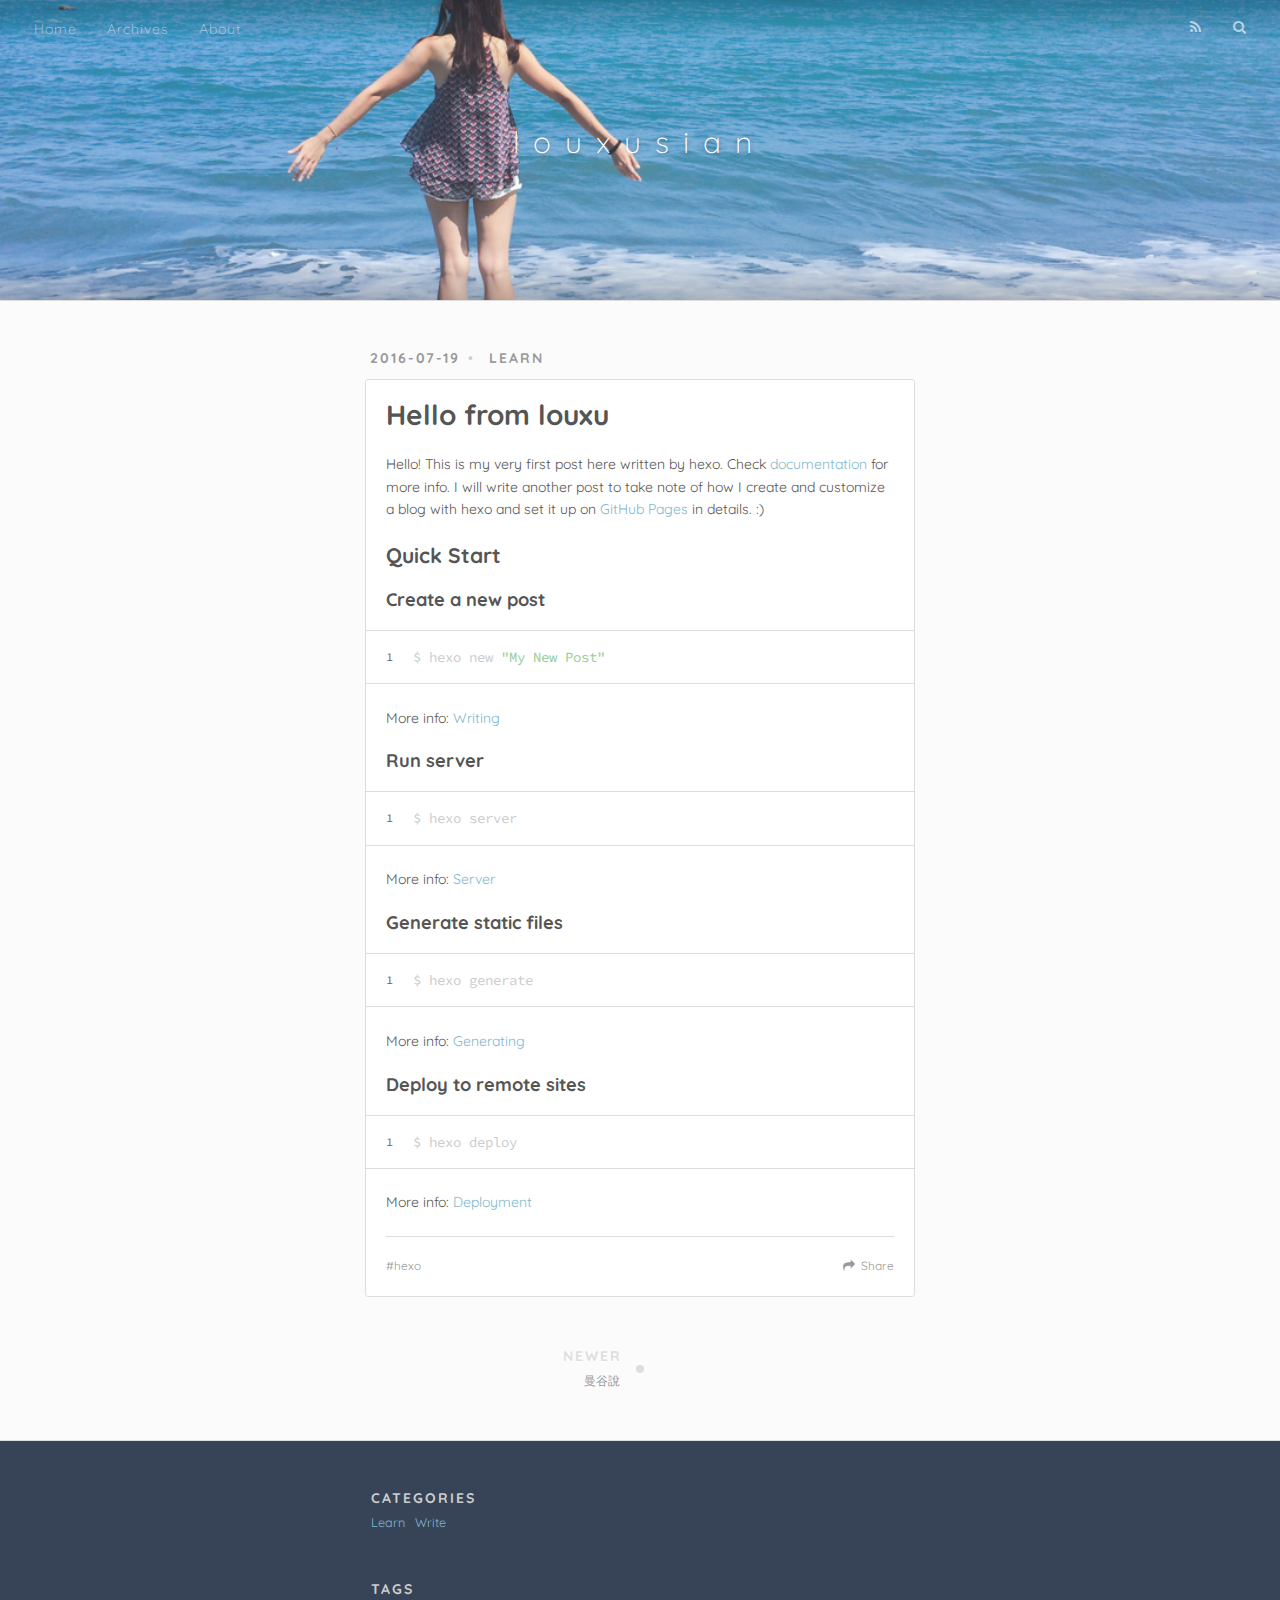
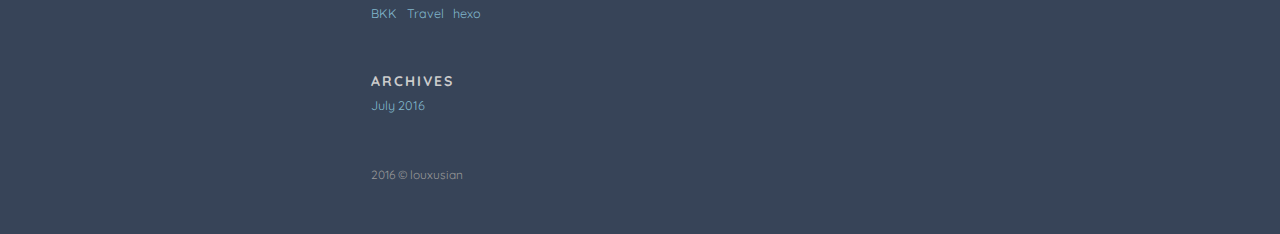
<file: 2016/07/19/hello-world/index.html>
<!DOCTYPE html>
<html>
<head>
  <meta charset="utf-8">
  
  <title>Hello from louxu | louxusian</title>
  <meta name="viewport" content="width=device-width, initial-scale=1, maximum-scale=1">
  <meta name="description" content="Hello! This is my very first post here written by hexo. Check documentation for more info. I will write another post to take note of how I create and customize a blog with hexo and set it up on GitHub">
<meta property="og:type" content="article">
<meta property="og:title" content="Hello from louxu">
<meta property="og:url" content="http://louxusian.github.io/2016/07/19/hello-world/index.html">
<meta property="og:site_name" content="louxusian">
<meta property="og:description" content="Hello! This is my very first post here written by hexo. Check documentation for more info. I will write another post to take note of how I create and customize a blog with hexo and set it up on GitHub">
<meta property="og:updated_time" content="2016-07-27T03:30:25.000Z">
<meta name="twitter:card" content="summary">
<meta name="twitter:title" content="Hello from louxu">
<meta name="twitter:description" content="Hello! This is my very first post here written by hexo. Check documentation for more info. I will write another post to take note of how I create and customize a blog with hexo and set it up on GitHub">
  
    <link rel="alternate" href="/atom.xml" title="louxusian" type="application/atom+xml">
  
  
    <link rel="icon" href="/favicon.png">
  
  
    <link href="//fonts.googleapis.com/css?family=Source+Code+Pro|Quicksand" rel="stylesheet" type="text/css">
  
  <link rel="stylesheet" href="/css/style.css">
  

</head>

<body>
    
        <div id="container">
            <div id="wrap">
                <header id="header">
  <div id="banner"></div>
  <div id="header-outer" class="outer">
    <div id="header-title" class="inner">
      <h1 id="logo-wrap">
        <a href="/" id="logo">louxusian</a>
      </h1>
      
    </div>
    <div id="header-inner" class="inner">
      <nav id="main-nav">
        <a id="main-nav-toggle" class="nav-icon"></a>
        
          <a class="main-nav-link" href="/">Home</a>
        
          <a class="main-nav-link" href="/archives">Archives</a>
        
          <a class="main-nav-link" href="/about">About</a>
        
      </nav>
      <nav id="sub-nav">
        
          <a id="nav-rss-link" class="nav-icon" href="/atom.xml" title="RSS Feed"></a>
        
        <a id="nav-search-btn" class="nav-icon" title="Search"></a>
      </nav>
      <div id="search-form-wrap">
        <form action="//google.com/search" method="get" accept-charset="UTF-8" class="search-form"><input type="search" name="q" results="0" class="search-form-input" placeholder="Search"><button type="submit" class="search-form-submit">&#xF002;</button><input type="hidden" name="sitesearch" value="http://louxusian.github.io"></form>
      </div>
    </div>
  </div>
</header>
                <div class="outer">
                  <section id="main"><article id="post-hello-world" class="article article-type-post" itemscope itemprop="blogPost">
  <div class="article-meta">
    <a href="/2016/07/19/hello-world/" class="article-date">
  <time datetime="2016-07-19T13:34:02.000Z" itemprop="datePublished">2016-07-19</time>
</a>
    
  <div class="article-category">
    <a class="article-category-link" href="/categories/Learn/">Learn</a>
  </div>

  </div>
  <div class="article-inner">
    
    
      <header class="article-header">
        
  
    <h1 class="article-title" itemprop="name">
      Hello from louxu
    </h1>
  

      </header>
    
    <div class="article-entry" itemprop="articleBody">
      
        <p>Hello! This is my very first post here written by hexo. Check <a href="https://hexo.io/docs/" target="_blank" rel="external">documentation</a> for more info. I will write another post to take note of how I create and customize a blog with hexo and set it up on <a href="https://pages.github.com/" target="_blank" rel="external">GitHub Pages</a> in details. :)</p>
<h2 id="Quick-Start"><a href="#Quick-Start" class="headerlink" title="Quick Start"></a>Quick Start</h2><h3 id="Create-a-new-post"><a href="#Create-a-new-post" class="headerlink" title="Create a new post"></a>Create a new post</h3><figure class="highlight bash"><table><tr><td class="gutter"><pre><div class="line">1</div></pre></td><td class="code"><pre><div class="line">$ hexo new <span class="string">"My New Post"</span></div></pre></td></tr></table></figure>
<a id="more"></a>
<p>More info: <a href="https://hexo.io/docs/writing.html" target="_blank" rel="external">Writing</a></p>
<h3 id="Run-server"><a href="#Run-server" class="headerlink" title="Run server"></a>Run server</h3><figure class="highlight bash"><table><tr><td class="gutter"><pre><div class="line">1</div></pre></td><td class="code"><pre><div class="line">$ hexo server</div></pre></td></tr></table></figure>
<p>More info: <a href="https://hexo.io/docs/server.html" target="_blank" rel="external">Server</a></p>
<h3 id="Generate-static-files"><a href="#Generate-static-files" class="headerlink" title="Generate static files"></a>Generate static files</h3><figure class="highlight bash"><table><tr><td class="gutter"><pre><div class="line">1</div></pre></td><td class="code"><pre><div class="line">$ hexo generate</div></pre></td></tr></table></figure>
<p>More info: <a href="https://hexo.io/docs/generating.html" target="_blank" rel="external">Generating</a></p>
<h3 id="Deploy-to-remote-sites"><a href="#Deploy-to-remote-sites" class="headerlink" title="Deploy to remote sites"></a>Deploy to remote sites</h3><figure class="highlight bash"><table><tr><td class="gutter"><pre><div class="line">1</div></pre></td><td class="code"><pre><div class="line">$ hexo deploy</div></pre></td></tr></table></figure>
<p>More info: <a href="https://hexo.io/docs/deployment.html" target="_blank" rel="external">Deployment</a></p>

      
    </div>
    <footer class="article-footer">
      <a data-url="http://louxusian.github.io/2016/07/19/hello-world/" data-id="citlk3mgg0001l0x1hmhiwgop" class="article-share-link">Share</a>
      
      
  <ul class="article-tag-list"><li class="article-tag-list-item"><a class="article-tag-list-link" href="/tags/hexo/">hexo</a></li></ul>

    </footer>
  </div>
  
    
<nav id="article-nav">
  
    <a href="/2016/07/27/Bangkok/" id="article-nav-newer" class="article-nav-link-wrap">
      <strong class="article-nav-caption">Newer</strong>
      <div class="article-nav-title">
        
          曼谷說
        
      </div>
    </a>
  
  
</nav>

  
</article>

</section>
                  
                </div>
                <footer id="footer">
  
    <aside id="sidebar" class="outer">
  
    
  <div class="widget-wrap">
    <h3 class="widget-title">Categories</h3>
    <div class="widget">
      <ul class="category-list"><li class="category-list-item"><a class="category-list-link" href="/categories/Learn/">Learn</a></li><li class="category-list-item"><a class="category-list-link" href="/categories/Write/">Write</a></li></ul>
    </div>
  </div>


  
    
  <div class="widget-wrap">
    <h3 class="widget-title">Tags</h3>
    <div class="widget">
      <ul class="tag-list"><li class="tag-list-item"><a class="tag-list-link" href="/tags/BKK/">BKK</a></li><li class="tag-list-item"><a class="tag-list-link" href="/tags/Travel/">Travel</a></li><li class="tag-list-item"><a class="tag-list-link" href="/tags/hexo/">hexo</a></li></ul>
    </div>
  </div>


  
    <!---->
  <!--<div class="widget-wrap">-->
    <!--<h3 class="widget-title">Tag Cloud</h3>-->
    <!--<div class="widget tagcloud">-->
      <!--<a href="/tags/BKK/" style="font-size: 10px;">BKK</a> <a href="/tags/Travel/" style="font-size: 10px;">Travel</a> <a href="/tags/hexo/" style="font-size: 10px;">hexo</a>-->
    <!--</div>-->
  <!--</div>-->
<!---->
  
    
  <div class="widget-wrap">
    <h3 class="widget-title">Archives</h3>
    <div class="widget">
      <ul class="archive-list"><li class="archive-list-item"><a class="archive-list-link" href="/archives/2016/07/">July 2016</a></li></ul>
    </div>
  </div>


  
    <!---->
  <!--<div class="widget-wrap">-->
    <!--<h3 class="widget-title">Recent Posts</h3>-->
    <!--<div class="widget">-->
      <!--<ul>-->
        <!---->
          <!--<li>-->
            <!--<a href="/2016/07/27/Intro/">Intro</a>-->
          <!--</li>-->
        <!---->
          <!--<li>-->
            <!--<a href="/2016/07/27/Bangkok/">曼谷說</a>-->
          <!--</li>-->
        <!---->
          <!--<li>-->
            <!--<a href="/2016/07/19/hello-world/">Hello from louxu</a>-->
          <!--</li>-->
        <!---->
      <!--</ul>-->
    <!--</div>-->
  <!--</div>-->
<!---->
  
</aside>
  
  <div class="outer">
    <div id="footer-info" class="inner">
      2016 &copy; louxusian
    </div>
  </div>
</footer>
            </div>
            <nav id="mobile-nav">
  
    <a href="/" class="mobile-nav-link">Home</a>
  
    <a href="/archives" class="mobile-nav-link">Archives</a>
  
    <a href="/about" class="mobile-nav-link">About</a>
  
</nav>
            

<script src="//ajax.googleapis.com/ajax/libs/jquery/2.0.3/jquery.min.js"></script>


  <link rel="stylesheet" href="/fancybox/jquery.fancybox.css">
  <script src="/fancybox/jquery.fancybox.pack.js"></script>


<script src="/js/script.js"></script>

        </div>
    
</body>
</html>
</file>
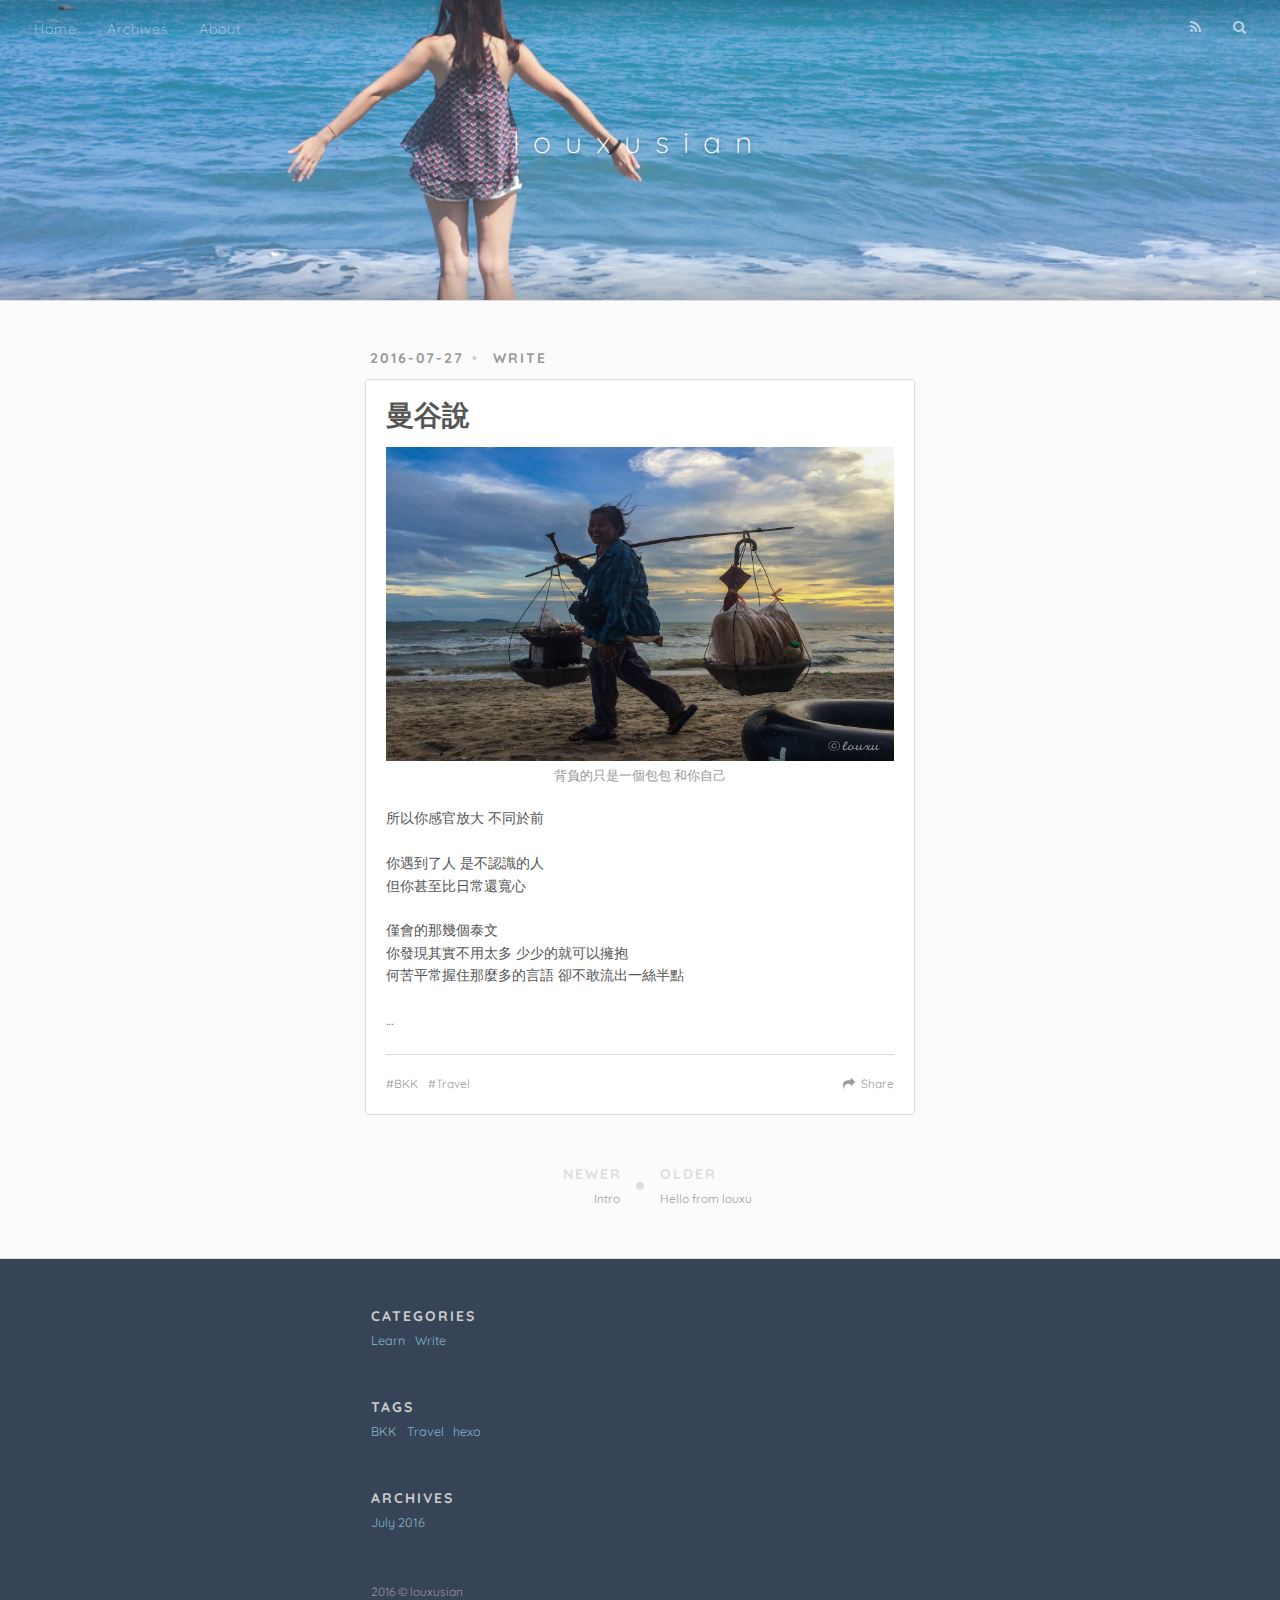
<file: 2016/07/27/Bangkok/index.html>
<!DOCTYPE html>
<html>
<head>
  <meta charset="utf-8">
  
  <title>曼谷說 | louxusian</title>
  <meta name="viewport" content="width=device-width, initial-scale=1, maximum-scale=1">
  <meta property="og:type" content="article">
<meta property="og:title" content="曼谷說">
<meta property="og:url" content="http://louxusian.github.io/2016/07/27/Bangkok/index.html">
<meta property="og:site_name" content="louxusian">
<meta property="og:image" content="http://louxusian.github.io/2016/07/27/Bangkok/img0001.jpg">
<meta property="og:updated_time" content="2016-07-27T07:56:53.000Z">
<meta name="twitter:card" content="summary">
<meta name="twitter:title" content="曼谷說">
<meta name="twitter:image" content="http://louxusian.github.io/2016/07/27/Bangkok/img0001.jpg">
  
    <link rel="alternate" href="/atom.xml" title="louxusian" type="application/atom+xml">
  
  
    <link rel="icon" href="/favicon.png">
  
  
    <link href="//fonts.googleapis.com/css?family=Source+Code+Pro|Quicksand" rel="stylesheet" type="text/css">
  
  <link rel="stylesheet" href="/css/style.css">
  

</head>

<body>
    
        <div id="container">
            <div id="wrap">
                <header id="header">
  <div id="banner"></div>
  <div id="header-outer" class="outer">
    <div id="header-title" class="inner">
      <h1 id="logo-wrap">
        <a href="/" id="logo">louxusian</a>
      </h1>
      
    </div>
    <div id="header-inner" class="inner">
      <nav id="main-nav">
        <a id="main-nav-toggle" class="nav-icon"></a>
        
          <a class="main-nav-link" href="/">Home</a>
        
          <a class="main-nav-link" href="/archives">Archives</a>
        
          <a class="main-nav-link" href="/about">About</a>
        
      </nav>
      <nav id="sub-nav">
        
          <a id="nav-rss-link" class="nav-icon" href="/atom.xml" title="RSS Feed"></a>
        
        <a id="nav-search-btn" class="nav-icon" title="Search"></a>
      </nav>
      <div id="search-form-wrap">
        <form action="//google.com/search" method="get" accept-charset="UTF-8" class="search-form"><input type="search" name="q" results="0" class="search-form-input" placeholder="Search"><button type="submit" class="search-form-submit">&#xF002;</button><input type="hidden" name="sitesearch" value="http://louxusian.github.io"></form>
      </div>
    </div>
  </div>
</header>
                <div class="outer">
                  <section id="main"><article id="post-Bangkok" class="article article-type-post" itemscope itemprop="blogPost">
  <div class="article-meta">
    <a href="/2016/07/27/Bangkok/" class="article-date">
  <time datetime="2016-07-27T03:19:14.000Z" itemprop="datePublished">2016-07-27</time>
</a>
    
  <div class="article-category">
    <a class="article-category-link" href="/categories/Write/">Write</a>
  </div>

  </div>
  <div class="article-inner">
    
    
      <header class="article-header">
        
  
    <h1 class="article-title" itemprop="name">
      曼谷說
    </h1>
  

      </header>
    
    <div class="article-entry" itemprop="articleBody">
      
        <img src="/2016/07/27/Bangkok/img0001.jpg" alt="背負的只是一個包包 和你自己" title="背負的只是一個包包 和你自己">
<a id="more"></a>
<p>所以你感官放大 不同於前</p>
<p>你遇到了人 是不認識的人<br>但你甚至比日常還寬心</p>
<p>僅會的那幾個泰文<br>你發現其實不用太多 少少的就可以擁抱<br>何苦平常握住那麼多的言語 卻不敢流出一絲半點</p>
<p>…</p>

      
    </div>
    <footer class="article-footer">
      <a data-url="http://louxusian.github.io/2016/07/27/Bangkok/" data-id="citlk3mgc0000l0x19qn8am0q" class="article-share-link">Share</a>
      
      
  <ul class="article-tag-list"><li class="article-tag-list-item"><a class="article-tag-list-link" href="/tags/BKK/">BKK</a></li><li class="article-tag-list-item"><a class="article-tag-list-link" href="/tags/Travel/">Travel</a></li></ul>

    </footer>
  </div>
  
    
<nav id="article-nav">
  
    <a href="/2016/07/27/Intro/" id="article-nav-newer" class="article-nav-link-wrap">
      <strong class="article-nav-caption">Newer</strong>
      <div class="article-nav-title">
        
          Intro
        
      </div>
    </a>
  
  
    <a href="/2016/07/19/hello-world/" id="article-nav-older" class="article-nav-link-wrap">
      <strong class="article-nav-caption">Older</strong>
      <div class="article-nav-title">Hello from louxu</div>
    </a>
  
</nav>

  
</article>

</section>
                  
                </div>
                <footer id="footer">
  
    <aside id="sidebar" class="outer">
  
    
  <div class="widget-wrap">
    <h3 class="widget-title">Categories</h3>
    <div class="widget">
      <ul class="category-list"><li class="category-list-item"><a class="category-list-link" href="/categories/Learn/">Learn</a></li><li class="category-list-item"><a class="category-list-link" href="/categories/Write/">Write</a></li></ul>
    </div>
  </div>


  
    
  <div class="widget-wrap">
    <h3 class="widget-title">Tags</h3>
    <div class="widget">
      <ul class="tag-list"><li class="tag-list-item"><a class="tag-list-link" href="/tags/BKK/">BKK</a></li><li class="tag-list-item"><a class="tag-list-link" href="/tags/Travel/">Travel</a></li><li class="tag-list-item"><a class="tag-list-link" href="/tags/hexo/">hexo</a></li></ul>
    </div>
  </div>


  
    <!---->
  <!--<div class="widget-wrap">-->
    <!--<h3 class="widget-title">Tag Cloud</h3>-->
    <!--<div class="widget tagcloud">-->
      <!--<a href="/tags/BKK/" style="font-size: 10px;">BKK</a> <a href="/tags/Travel/" style="font-size: 10px;">Travel</a> <a href="/tags/hexo/" style="font-size: 10px;">hexo</a>-->
    <!--</div>-->
  <!--</div>-->
<!---->
  
    
  <div class="widget-wrap">
    <h3 class="widget-title">Archives</h3>
    <div class="widget">
      <ul class="archive-list"><li class="archive-list-item"><a class="archive-list-link" href="/archives/2016/07/">July 2016</a></li></ul>
    </div>
  </div>


  
    <!---->
  <!--<div class="widget-wrap">-->
    <!--<h3 class="widget-title">Recent Posts</h3>-->
    <!--<div class="widget">-->
      <!--<ul>-->
        <!---->
          <!--<li>-->
            <!--<a href="/2016/07/27/Intro/">Intro</a>-->
          <!--</li>-->
        <!---->
          <!--<li>-->
            <!--<a href="/2016/07/27/Bangkok/">曼谷說</a>-->
          <!--</li>-->
        <!---->
          <!--<li>-->
            <!--<a href="/2016/07/19/hello-world/">Hello from louxu</a>-->
          <!--</li>-->
        <!---->
      <!--</ul>-->
    <!--</div>-->
  <!--</div>-->
<!---->
  
</aside>
  
  <div class="outer">
    <div id="footer-info" class="inner">
      2016 &copy; louxusian
    </div>
  </div>
</footer>
            </div>
            <nav id="mobile-nav">
  
    <a href="/" class="mobile-nav-link">Home</a>
  
    <a href="/archives" class="mobile-nav-link">Archives</a>
  
    <a href="/about" class="mobile-nav-link">About</a>
  
</nav>
            

<script src="//ajax.googleapis.com/ajax/libs/jquery/2.0.3/jquery.min.js"></script>


  <link rel="stylesheet" href="/fancybox/jquery.fancybox.css">
  <script src="/fancybox/jquery.fancybox.pack.js"></script>


<script src="/js/script.js"></script>

        </div>
    
</body>
</html>
</file>
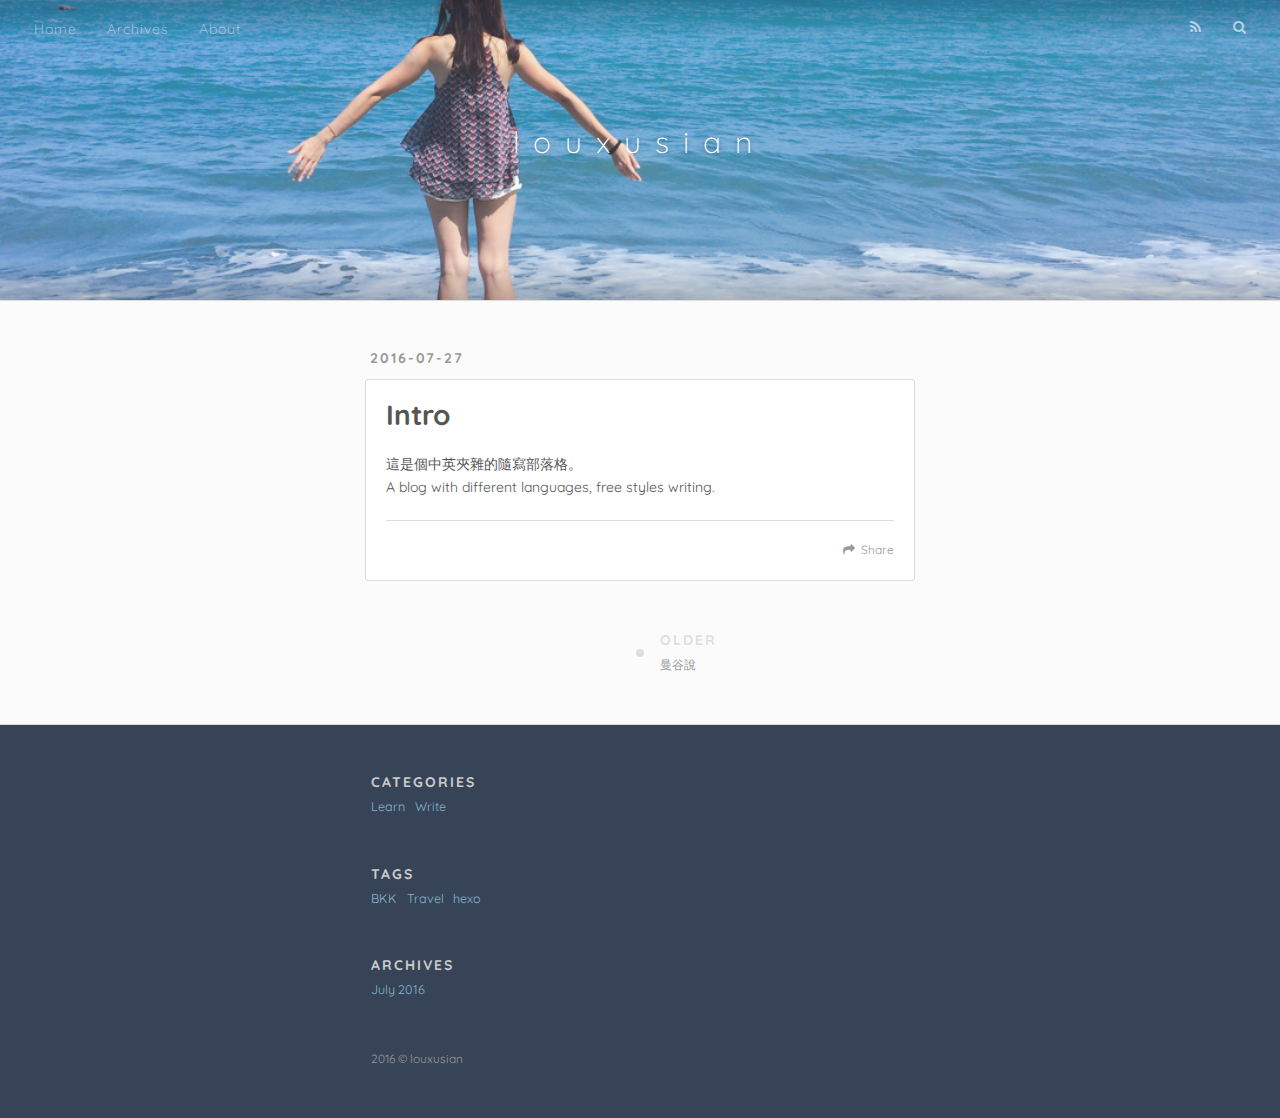
<file: 2016/07/27/Intro/index.html>
<!DOCTYPE html>
<html>
<head>
  <meta charset="utf-8">
  
  <title>Intro | louxusian</title>
  <meta name="viewport" content="width=device-width, initial-scale=1, maximum-scale=1">
  <meta name="description" content="這是個中英夾雜的隨寫部落格。A blog with different languages, free styles writing.">
<meta property="og:type" content="article">
<meta property="og:title" content="Intro">
<meta property="og:url" content="http://louxusian.github.io/2016/07/27/Intro/index.html">
<meta property="og:site_name" content="louxusian">
<meta property="og:description" content="這是個中英夾雜的隨寫部落格。A blog with different languages, free styles writing.">
<meta property="og:updated_time" content="2016-07-27T03:43:51.000Z">
<meta name="twitter:card" content="summary">
<meta name="twitter:title" content="Intro">
<meta name="twitter:description" content="這是個中英夾雜的隨寫部落格。A blog with different languages, free styles writing.">
  
    <link rel="alternate" href="/atom.xml" title="louxusian" type="application/atom+xml">
  
  
    <link rel="icon" href="/favicon.png">
  
  
    <link href="//fonts.googleapis.com/css?family=Source+Code+Pro|Quicksand" rel="stylesheet" type="text/css">
  
  <link rel="stylesheet" href="/css/style.css">
  

</head>

<body>
    
        <div id="container">
            <div id="wrap">
                <header id="header">
  <div id="banner"></div>
  <div id="header-outer" class="outer">
    <div id="header-title" class="inner">
      <h1 id="logo-wrap">
        <a href="/" id="logo">louxusian</a>
      </h1>
      
    </div>
    <div id="header-inner" class="inner">
      <nav id="main-nav">
        <a id="main-nav-toggle" class="nav-icon"></a>
        
          <a class="main-nav-link" href="/">Home</a>
        
          <a class="main-nav-link" href="/archives">Archives</a>
        
          <a class="main-nav-link" href="/about">About</a>
        
      </nav>
      <nav id="sub-nav">
        
          <a id="nav-rss-link" class="nav-icon" href="/atom.xml" title="RSS Feed"></a>
        
        <a id="nav-search-btn" class="nav-icon" title="Search"></a>
      </nav>
      <div id="search-form-wrap">
        <form action="//google.com/search" method="get" accept-charset="UTF-8" class="search-form"><input type="search" name="q" results="0" class="search-form-input" placeholder="Search"><button type="submit" class="search-form-submit">&#xF002;</button><input type="hidden" name="sitesearch" value="http://louxusian.github.io"></form>
      </div>
    </div>
  </div>
</header>
                <div class="outer">
                  <section id="main"><article id="post-Intro" class="article article-type-post" itemscope itemprop="blogPost">
  <div class="article-meta">
    <a href="/2016/07/27/Intro/" class="article-date">
  <time datetime="2016-07-27T03:43:51.000Z" itemprop="datePublished">2016-07-27</time>
</a>
    
  </div>
  <div class="article-inner">
    
    
      <header class="article-header">
        
  
    <h1 class="article-title" itemprop="name">
      Intro
    </h1>
  

      </header>
    
    <div class="article-entry" itemprop="articleBody">
      
        <p>這是個中英夾雜的隨寫部落格。<br>A blog with different languages, free styles writing.</p>

      
    </div>
    <footer class="article-footer">
      <a data-url="http://louxusian.github.io/2016/07/27/Intro/" data-id="citlk3mh0000cl0x12ydq2a1u" class="article-share-link">Share</a>
      
      
    </footer>
  </div>
  
    
<nav id="article-nav">
  
  
    <a href="/2016/07/27/Bangkok/" id="article-nav-older" class="article-nav-link-wrap">
      <strong class="article-nav-caption">Older</strong>
      <div class="article-nav-title">曼谷說</div>
    </a>
  
</nav>

  
</article>

</section>
                  
                </div>
                <footer id="footer">
  
    <aside id="sidebar" class="outer">
  
    
  <div class="widget-wrap">
    <h3 class="widget-title">Categories</h3>
    <div class="widget">
      <ul class="category-list"><li class="category-list-item"><a class="category-list-link" href="/categories/Learn/">Learn</a></li><li class="category-list-item"><a class="category-list-link" href="/categories/Write/">Write</a></li></ul>
    </div>
  </div>


  
    
  <div class="widget-wrap">
    <h3 class="widget-title">Tags</h3>
    <div class="widget">
      <ul class="tag-list"><li class="tag-list-item"><a class="tag-list-link" href="/tags/BKK/">BKK</a></li><li class="tag-list-item"><a class="tag-list-link" href="/tags/Travel/">Travel</a></li><li class="tag-list-item"><a class="tag-list-link" href="/tags/hexo/">hexo</a></li></ul>
    </div>
  </div>


  
    <!---->
  <!--<div class="widget-wrap">-->
    <!--<h3 class="widget-title">Tag Cloud</h3>-->
    <!--<div class="widget tagcloud">-->
      <!--<a href="/tags/BKK/" style="font-size: 10px;">BKK</a> <a href="/tags/Travel/" style="font-size: 10px;">Travel</a> <a href="/tags/hexo/" style="font-size: 10px;">hexo</a>-->
    <!--</div>-->
  <!--</div>-->
<!---->
  
    
  <div class="widget-wrap">
    <h3 class="widget-title">Archives</h3>
    <div class="widget">
      <ul class="archive-list"><li class="archive-list-item"><a class="archive-list-link" href="/archives/2016/07/">July 2016</a></li></ul>
    </div>
  </div>


  
    <!---->
  <!--<div class="widget-wrap">-->
    <!--<h3 class="widget-title">Recent Posts</h3>-->
    <!--<div class="widget">-->
      <!--<ul>-->
        <!---->
          <!--<li>-->
            <!--<a href="/2016/07/27/Intro/">Intro</a>-->
          <!--</li>-->
        <!---->
          <!--<li>-->
            <!--<a href="/2016/07/27/Bangkok/">曼谷說</a>-->
          <!--</li>-->
        <!---->
          <!--<li>-->
            <!--<a href="/2016/07/19/hello-world/">Hello from louxu</a>-->
          <!--</li>-->
        <!---->
      <!--</ul>-->
    <!--</div>-->
  <!--</div>-->
<!---->
  
</aside>
  
  <div class="outer">
    <div id="footer-info" class="inner">
      2016 &copy; louxusian
    </div>
  </div>
</footer>
            </div>
            <nav id="mobile-nav">
  
    <a href="/" class="mobile-nav-link">Home</a>
  
    <a href="/archives" class="mobile-nav-link">Archives</a>
  
    <a href="/about" class="mobile-nav-link">About</a>
  
</nav>
            

<script src="//ajax.googleapis.com/ajax/libs/jquery/2.0.3/jquery.min.js"></script>


  <link rel="stylesheet" href="/fancybox/jquery.fancybox.css">
  <script src="/fancybox/jquery.fancybox.pack.js"></script>


<script src="/js/script.js"></script>

        </div>
    
</body>
</html>
</file>
<file: css/style.css>
body {
  width: 100%;
}
body:before,
body:after {
  content: "";
  display: table;
}
body:after {
  clear: both;
}
html,
body,
div,
span,
applet,
object,
iframe,
h1,
h2,
h3,
h4,
h5,
h6,
p,
blockquote,
pre,
a,
abbr,
acronym,
address,
big,
cite,
code,
del,
dfn,
em,
img,
ins,
kbd,
q,
s,
samp,
small,
strike,
strong,
sub,
sup,
tt,
var,
dl,
dt,
dd,
ol,
ul,
li,
fieldset,
form,
label,
legend,
table,
caption,
tbody,
tfoot,
thead,
tr,
th,
td {
  margin: 0;
  padding: 0;
  border: 0;
  outline: 0;
  font-weight: inherit;
  font-style: inherit;
  font-family: inherit;
  font-size: 100%;
  vertical-align: baseline;
}
body {
  line-height: 1;
  color: #000;
  background: #fff;
}
ol,
ul {
  list-style: none;
}
table {
  border-collapse: separate;
  border-spacing: 0;
  vertical-align: middle;
}
caption,
th,
td {
  text-align: left;
  font-weight: normal;
  vertical-align: middle;
}
a img {
  border: none;
}
input,
button {
  margin: 0;
  padding: 0;
}
input::-moz-focus-inner,
button::-moz-focus-inner {
  border: 0;
  padding: 0;
}
@font-face {
  font-family: FontAwesome;
  font-style: normal;
  font-weight: normal;
  src: url("fonts/fontawesome-webfont.eot?v=#4.0.3");
  src: url("fonts/fontawesome-webfont.eot?#iefix&v=#4.0.3") format("embedded-opentype"), url("fonts/fontawesome-webfont.woff?v=#4.0.3") format("woff"), url("fonts/fontawesome-webfont.ttf?v=#4.0.3") format("truetype"), url("fonts/fontawesome-webfont.svg#fontawesomeregular?v=#4.0.3") format("svg");
}
html,
body,
#container {
  height: 100%;
}
body {
  background: #fbfbfb;
  font: 14px "Quicksand", "Helvetica Neue", Helvetica, Arial, sans-serif;
  -webkit-text-size-adjust: 100%;
}
.outer {
  max-width: 550px;
  margin: 0 auto;
  padding: 0 20px;
}
.outer:before,
.outer:after {
  content: "";
  display: table;
}
.outer:after {
  clear: both;
}
.inner {
  display: inline;
  float: left;
  width: 97.77777777777777%;
  margin: 0 1.111111111111111%;
}
.left,
.alignleft {
  float: left;
}
.right,
.alignright {
  float: right;
}
.clear {
  clear: both;
}
#container {
  position: relative;
}
.mobile-nav-on {
  overflow: hidden;
}
#wrap {
  height: 100%;
  width: 100%;
  position: absolute;
  top: 0;
  left: 0;
  -webkit-transition: 0.2s ease-out;
  -moz-transition: 0.2s ease-out;
  -ms-transition: 0.2s ease-out;
  transition: 0.2s ease-out;
  z-index: 1;
  background: #fbfbfb;
}
.mobile-nav-on #wrap {
  left: 280px;
}
.article-date,
.article-category-link,
.archive-year {
  text-decoration: none;
  text-transform: uppercase;
  letter-spacing: 2px;
  color: #999;
  margin-bottom: 1em;
  margin-left: 5px;
  line-height: 1em;
  text-shadow: 0 1px #fff;
  font-weight: bold;
}
.article-inner,
.archive-article-inner {
  background: #fff;
  border: 1px solid #ddd;
  -webkit-border-radius: 3px;
  border-radius: 3px;
}
.article-entry h1,
.widget h1 {
  font-size: 2em;
}
.article-entry h2,
.widget h2 {
  font-size: 1.5em;
}
.article-entry h3,
.widget h3 {
  font-size: 1.3em;
}
.article-entry h4,
.widget h4 {
  font-size: 1.2em;
}
.article-entry h5,
.widget h5 {
  font-size: 1em;
}
.article-entry h6,
.widget h6 {
  font-size: 0.8em;
  color: #999;
}
.article-entry hr,
.widget hr {
  border: 1px dashed #ddd;
}
.article-entry strong,
.widget strong {
  font-weight: bold;
}
.article-entry em,
.widget em,
.article-entry cite,
.widget cite {
  font-style: italic;
}
.article-entry sup,
.widget sup,
.article-entry sub,
.widget sub {
  font-size: 0.75em;
  line-height: 0;
  position: relative;
  vertical-align: baseline;
}
.article-entry sup,
.widget sup {
  top: -0.5em;
}
.article-entry sub,
.widget sub {
  bottom: -0.2em;
}
.article-entry small,
.widget small {
  font-size: 0.85em;
}
.article-entry acronym,
.widget acronym,
.article-entry abbr,
.widget abbr {
  border-bottom: 1px dotted;
}
.article-entry ul,
.widget ul,
.article-entry ol,
.widget ol,
.article-entry dl,
.widget dl {
  margin: 0 20px;
  line-height: 1.6em;
}
.article-entry ul ul,
.widget ul ul,
.article-entry ol ul,
.widget ol ul,
.article-entry ul ol,
.widget ul ol,
.article-entry ol ol,
.widget ol ol {
  margin-top: 0;
  margin-bottom: 0;
}
.article-entry ul,
.widget ul {
  list-style: disc;
}
.article-entry ol,
.widget ol {
  list-style: decimal;
}
.article-entry dt,
.widget dt {
  font-weight: bold;
}
#header {
  height: 300px;
  position: relative;
  border-bottom: 1px solid #ddd;
}
#header:before,
#header:after {
  content: "";
  position: absolute;
  left: 0;
  right: 0;
  height: 40px;
}
#header:before {
  top: 0;
  background: -webkit-linear-gradient(rgba(0,0,0,0.2), transparent);
  background: -moz-linear-gradient(rgba(0,0,0,0.2), transparent);
  background: -ms-linear-gradient(rgba(0,0,0,0.2), transparent);
  background: linear-gradient(rgba(0,0,0,0.2), transparent);
}
#header:after {
  bottom: 0;
  background: -webkit-linear-gradient(transparent, rgba(0,0,0,0.2));
  background: -moz-linear-gradient(transparent, rgba(0,0,0,0.2));
  background: -ms-linear-gradient(transparent, rgba(0,0,0,0.2));
  background: linear-gradient(transparent, rgba(0,0,0,0.2));
}
#header-outer {
  max-width: 100%;
  height: 100%;
  position: relative;
}
#header-inner {
  position: relative;
  overflow: hidden;
}
#banner {
  position: absolute;
  top: 0;
  left: 0;
  width: 100%;
  height: 100%;
  background: url("images/banner.jpg") center #000;
  -webkit-background-size: cover;
  -moz-background-size: cover;
  background-size: cover;
  z-index: -1;
  opacity: 0.8;
}
#header-title {
  text-align: center;
  height: 30px;
  position: absolute;
  top: 50%;
  left: 0;
  margin-top: -15px;
}
#logo,
#subtitle {
  text-decoration: none;
  color: #fff;
  font-weight: 300;
  text-shadow: 0 1px 4px rgba(0,0,0,0.3);
}
#logo {
  font-size: 30px;
  line-height: 15px;
  letter-spacing: 14px;
  font-weight: 100;
}
#subtitle {
  font-size: 16px;
  line-height: 16px;
  letter-spacing: 1px;
}
#subtitle-wrap {
  margin-top: 16px;
}
#main-nav {
  float: left;
  margin-left: -15px;
}
.nav-icon,
.main-nav-link {
  float: left;
  color: #fff;
  opacity: 0.6;
  text-decoration: none;
  text-shadow: 0 1px rgba(0,0,0,0.2);
  -webkit-transition: opacity 0.2s;
  -moz-transition: opacity 0.2s;
  -ms-transition: opacity 0.2s;
  transition: opacity 0.2s;
  display: block;
  padding: 20px 15px;
}
.nav-icon:hover,
.main-nav-link:hover {
  opacity: 1;
}
.nav-icon {
  font-family: FontAwesome;
  text-align: center;
  font-size: 14px;
  width: 14px;
  height: 14px;
  padding: 20px 15px;
  position: relative;
  cursor: pointer;
}
.main-nav-link {
  font-weight: 300;
  letter-spacing: 1px;
}
@media screen and (max-width: 479px) {
  .main-nav-link {
    display: none;
  }
}
#main-nav-toggle {
  display: none;
}
#main-nav-toggle:before {
  content: "\f0c9";
}
@media screen and (max-width: 479px) {
  #main-nav-toggle {
    display: block;
  }
}
#sub-nav {
  float: right;
  margin-right: -15px;
}
#nav-rss-link:before {
  content: "\f09e";
}
#nav-search-btn:before {
  content: "\f002";
}
#search-form-wrap {
  position: absolute;
  top: 15px;
  width: 150px;
  height: 30px;
  right: -150px;
  opacity: 0;
  -webkit-transition: 0.2s ease-out;
  -moz-transition: 0.2s ease-out;
  -ms-transition: 0.2s ease-out;
  transition: 0.2s ease-out;
}
#search-form-wrap.on {
  opacity: 1;
  right: 0;
}
@media screen and (max-width: 479px) {
  #search-form-wrap {
    width: 100%;
    right: -100%;
  }
}
.search-form {
  position: absolute;
  top: 0;
  left: 0;
  right: 0;
  background: #fff;
  padding: 5px 15px;
  -webkit-border-radius: 15px;
  border-radius: 15px;
  -webkit-box-shadow: 0 0 10px rgba(0,0,0,0.3);
  box-shadow: 0 0 10px rgba(0,0,0,0.3);
}
.search-form-input {
  border: none;
  background: none;
  color: #555;
  width: 100%;
  font: 13px "Quicksand", "Helvetica Neue", Helvetica, Arial, sans-serif;
  outline: none;
}
.search-form-input::-webkit-search-results-decoration,
.search-form-input::-webkit-search-cancel-button {
  -webkit-appearance: none;
}
.search-form-submit {
  position: absolute;
  top: 50%;
  right: 10px;
  margin-top: -7px;
  font: 13px FontAwesome;
  border: none;
  background: none;
  color: #bbb;
  cursor: pointer;
}
.search-form-submit:hover,
.search-form-submit:focus {
  color: #777;
}
.article {
  margin: 50px 0;
}
.article-inner {
  overflow: hidden;
}
.article-meta:before,
.article-meta:after {
  content: "";
  display: table;
}
.article-meta:after {
  clear: both;
}
.article-date {
  float: left;
}
.article-category {
  float: left;
  line-height: 1em;
  color: #ccc;
  text-shadow: 0 1px #fff;
  margin-left: 8px;
}
.article-category:before {
  content: "\2022";
}
.article-category-link {
  margin: 0 12px 1em;
}
.article-header {
  padding: 20px 20px 0;
}
.article-title {
  text-decoration: none;
  font-size: 2em;
  font-weight: bold;
  color: #555;
  line-height: 1.1em;
  -webkit-transition: color 0.2s;
  -moz-transition: color 0.2s;
  -ms-transition: color 0.2s;
  transition: color 0.2s;
}
a.article-title:hover {
  color: #81b7cc;
}
.article-entry {
  color: #555;
  padding: 0 20px;
}
.article-entry:before,
.article-entry:after {
  content: "";
  display: table;
}
.article-entry:after {
  clear: both;
}
.article-entry p,
.article-entry table {
  line-height: 1.6em;
  margin: 1.6em 0;
}
.article-entry h1,
.article-entry h2,
.article-entry h3,
.article-entry h4,
.article-entry h5,
.article-entry h6 {
  font-weight: bold;
}
.article-entry h1,
.article-entry h2,
.article-entry h3,
.article-entry h4,
.article-entry h5,
.article-entry h6 {
  line-height: 1.1em;
  margin: 1.1em 0;
}
.article-entry a {
  color: #81b7cc;
  text-decoration: none;
}
.article-entry a:hover {
  text-decoration: underline;
}
.article-entry ul,
.article-entry ol,
.article-entry dl {
  margin-top: 1.6em;
  margin-bottom: 1.6em;
}
.article-entry img,
.article-entry video {
  width: 100%;
  height: auto;
  display: block;
  margin: auto;
  padding-top: 1rem;
}
.article-entry iframe {
  border: none;
}
.article-entry table {
  width: 100%;
  border-collapse: collapse;
  border-spacing: 0;
}
.article-entry th {
  font-weight: bold;
  border-bottom: 3px solid #ddd;
  padding-bottom: 0.5em;
}
.article-entry td {
  border-bottom: 1px solid #ddd;
  padding: 10px 0;
}
.article-entry blockquote {
  font-family: Georgia, "Times New Roman", serif;
  font-size: 1.4em;
  margin: 1.6em 20px;
  text-align: center;
}
.article-entry blockquote footer {
  font-size: 14px;
  margin: 1.6em 0;
  font-family: "Quicksand", "Helvetica Neue", Helvetica, Arial, sans-serif;
}
.article-entry blockquote footer cite:before {
  content: "—";
  padding: 0 0.5em;
}
.article-entry .pullquote {
  text-align: left;
  width: 45%;
  margin: 0;
}
.article-entry .pullquote.left {
  margin-left: 0.5em;
  margin-right: 1em;
}
.article-entry .pullquote.right {
  margin-right: 0.5em;
  margin-left: 1em;
}
.article-entry .caption {
  color: #999;
  display: block;
  font-size: 0.9em;
  margin-top: 0.5em;
  position: relative;
  text-align: center;
}
.article-entry .video-container {
  position: relative;
  padding-top: 56.25%;
  height: 0;
  overflow: hidden;
}
.article-entry .video-container iframe,
.article-entry .video-container object,
.article-entry .video-container embed {
  position: absolute;
  top: 0;
  left: 0;
  width: 100%;
  height: 100%;
  margin-top: 0;
}
.article-more-link a {
  font-size: 0.8em;
  display: inline-block;
  line-height: 1em;
  padding: 4px 8px;
  -webkit-border-radius: 15px;
  border-radius: 15px;
  background: #fbfbfb;
  color: #999;
  text-shadow: 0 1px #fff;
  text-decoration: none;
}
.article-more-link a:hover {
  background: #81b7cc;
  color: #fff;
  text-decoration: none;
  text-shadow: 0 1px #529cb9;
}
.article-footer {
  font-size: 0.85em;
  line-height: 1.6em;
  border-top: 1px solid #ddd;
  padding-top: 1.6em;
  margin: 0 20px 20px;
}
.article-footer:before,
.article-footer:after {
  content: "";
  display: table;
}
.article-footer:after {
  clear: both;
}
.article-footer a {
  color: #999;
  text-decoration: none;
}
.article-footer a:hover {
  color: #555;
}
.article-tag-list-item {
  float: left;
  margin-right: 10px;
}
.article-tag-list-link:before {
  content: "#";
}
.article-comment-link {
  float: right;
}
.article-comment-link:before {
  content: "\f075";
  font-family: FontAwesome;
  padding-right: 8px;
}
.article-share-link {
  cursor: pointer;
  float: right;
  margin-left: 20px;
}
.article-share-link:before {
  content: "\f064";
  font-family: FontAwesome;
  padding-right: 6px;
}
#article-nav {
  position: relative;
}
#article-nav:before,
#article-nav:after {
  content: "";
  display: table;
}
#article-nav:after {
  clear: both;
}
@media screen and (min-width: 768px) {
  #article-nav {
    margin: 50px 0;
  }
  #article-nav:before {
    width: 8px;
    height: 8px;
    position: absolute;
    top: 50%;
    left: 50%;
    margin-top: -4px;
    margin-left: -4px;
    content: "";
    -webkit-border-radius: 50%;
    border-radius: 50%;
    background: #ddd;
    -webkit-box-shadow: 0 1px 2px #fff;
    box-shadow: 0 1px 2px #fff;
  }
}
.article-nav-link-wrap {
  text-decoration: none;
  text-shadow: 0 1px #fff;
  color: #999;
  -webkit-box-sizing: border-box;
  -moz-box-sizing: border-box;
  box-sizing: border-box;
  margin-top: 50px;
  text-align: center;
  display: block;
}
.article-nav-link-wrap:hover {
  color: #555;
}
@media screen and (min-width: 768px) {
  .article-nav-link-wrap {
    width: 50%;
    margin-top: 0;
  }
}
@media screen and (min-width: 768px) {
  #article-nav-newer {
    float: left;
    text-align: right;
    padding-right: 20px;
  }
}
@media screen and (min-width: 768px) {
  #article-nav-older {
    float: right;
    text-align: left;
    padding-left: 20px;
  }
}
.article-nav-caption {
  text-transform: uppercase;
  letter-spacing: 2px;
  color: #ddd;
  line-height: 1em;
  font-weight: bold;
}
#article-nav-newer .article-nav-caption {
  margin-right: -2px;
}
.article-nav-title {
  font-size: 0.85em;
  line-height: 1.6em;
  margin-top: 0.5em;
}
.article-share-box {
  position: absolute;
  display: none;
  background: #fff;
  -webkit-box-shadow: 1px 2px 10px rgba(0,0,0,0.2);
  box-shadow: 1px 2px 10px rgba(0,0,0,0.2);
  -webkit-border-radius: 3px;
  border-radius: 3px;
  margin-left: -145px;
  overflow: hidden;
  z-index: 1;
}
.article-share-box.on {
  display: block;
}
.article-share-input {
  width: 100%;
  background: none;
  -webkit-box-sizing: border-box;
  -moz-box-sizing: border-box;
  box-sizing: border-box;
  font: 14px "Quicksand", "Helvetica Neue", Helvetica, Arial, sans-serif;
  padding: 0 15px;
  color: #555;
  outline: none;
  border: 1px solid #ddd;
  -webkit-border-radius: 3px 3px 0 0;
  border-radius: 3px 3px 0 0;
  height: 36px;
  line-height: 36px;
}
.article-share-links {
  background: #fbfbfb;
}
.article-share-links:before,
.article-share-links:after {
  content: "";
  display: table;
}
.article-share-links:after {
  clear: both;
}
.article-share-twitter,
.article-share-facebook,
.article-share-pinterest,
.article-share-google {
  width: 50px;
  height: 36px;
  display: block;
  float: left;
  position: relative;
  color: #999;
  text-shadow: 0 1px #fff;
}
.article-share-twitter:before,
.article-share-facebook:before,
.article-share-pinterest:before,
.article-share-google:before {
  font-size: 20px;
  font-family: FontAwesome;
  width: 20px;
  height: 20px;
  position: absolute;
  top: 50%;
  left: 50%;
  margin-top: -10px;
  margin-left: -10px;
  text-align: center;
}
.article-share-twitter:hover,
.article-share-facebook:hover,
.article-share-pinterest:hover,
.article-share-google:hover {
  color: #fff;
}
.article-share-twitter:before {
  content: "\f099";
}
.article-share-twitter:hover {
  background: #00aced;
  text-shadow: 0 1px #008abe;
}
.article-share-facebook:before {
  content: "\f09a";
}
.article-share-facebook:hover {
  background: #3b5998;
  text-shadow: 0 1px #2f477a;
}
.article-share-pinterest:before {
  content: "\f0d2";
}
.article-share-pinterest:hover {
  background: #cb2027;
  text-shadow: 0 1px #a21a1f;
}
.article-share-google:before {
  content: "\f0d5";
}
.article-share-google:hover {
  background: #dd4b39;
  text-shadow: 0 1px #be3221;
}
.article-gallery {
  background: #000;
  position: relative;
}
.article-gallery-photos {
  position: relative;
  overflow: hidden;
}
.article-gallery-img {
  display: none;
  max-width: 100%;
}
.article-gallery-img:first-child {
  display: block;
}
.article-gallery-img.loaded {
  position: absolute;
  display: block;
}
.article-gallery-img img {
  display: block;
  max-width: 100%;
  margin: 0 auto;
}
#comments {
  background: #fff;
  -webkit-box-shadow: 1px 2px 3px #ddd;
  box-shadow: 1px 2px 3px #ddd;
  padding: 20px;
  border: 1px solid #ddd;
  -webkit-border-radius: 3px;
  border-radius: 3px;
  margin: 50px 0;
}
#comments a {
  color: #81b7cc;
}
.archives-wrap {
  margin: 50px 0;
}
.archives:before,
.archives:after {
  content: "";
  display: table;
}
.archives:after {
  clear: both;
}
.archive-year-wrap {
  margin-bottom: 1em;
}
.archives {
  -webkit-column-gap: 10px;
  -moz-column-gap: 10px;
  column-gap: 10px;
}
@media screen and (min-width: 480px) and (max-width: 767px) {
  .archives {
    -webkit-column-count: 2;
    -moz-column-count: 2;
    column-count: 2;
  }
}
@media screen and (min-width: 768px) {
  .archives {
    -webkit-column-count: 3;
    -moz-column-count: 3;
    column-count: 3;
  }
}
.archive-article {
  -webkit-column-break-inside: avoid;
  page-break-inside: avoid;
  overflow: hidden;
  break-inside: avoid-column;
}
.archive-article-inner {
  padding: 10px;
  margin-bottom: 15px;
}
.archive-article-title {
  text-decoration: none;
  font-weight: 300;
  color: #555;
  -webkit-transition: color 0.2s;
  -moz-transition: color 0.2s;
  -ms-transition: color 0.2s;
  transition: color 0.2s;
  line-height: 1.6em;
}
.archive-article-title:hover {
  color: #81b7cc;
}
.archive-article-footer {
  margin-top: 1em;
}
.archive-article-date {
  color: #999;
  text-decoration: none;
  font-size: 0.85em;
  line-height: 1em;
  margin-bottom: 0.5em;
  display: block;
}
#page-nav {
  margin: 50px auto;
  background: #fff;
  -webkit-box-shadow: 1px 2px 3px #ddd;
  box-shadow: 1px 2px 3px #ddd;
  border: 1px solid #ddd;
  -webkit-border-radius: 3px;
  border-radius: 3px;
  text-align: center;
  color: #999;
  overflow: hidden;
}
#page-nav:before,
#page-nav:after {
  content: "";
  display: table;
}
#page-nav:after {
  clear: both;
}
#page-nav a,
#page-nav span {
  padding: 10px 20px;
  line-height: 1;
  height: 2ex;
}
#page-nav a {
  color: #999;
  text-decoration: none;
}
#page-nav a:hover {
  background: #999;
  color: #fff;
}
#page-nav .prev {
  float: left;
}
#page-nav .next {
  float: right;
}
#page-nav .page-number {
  display: inline-block;
}
@media screen and (max-width: 479px) {
  #page-nav .page-number {
    display: none;
  }
}
#page-nav .current {
  color: #555;
  font-weight: bold;
}
#page-nav .space {
  color: #ddd;
}
#footer {
  background: #374458;
  padding: 50px 0;
  border-top: 1px solid #ddd;
  color: #999;
}
#footer a {
  color: #81b7cc;
  text-decoration: none;
}
#footer a:hover {
  text-decoration: underline;
}
#footer-info {
  line-height: 1.6em;
  font-size: 0.85em;
}
.article-entry pre,
.article-entry .highlight {
  background: #fff;
  margin: 0 -20px;
  padding: 15px 20px;
  border-style: solid;
  border-color: #ddd;
  border-width: 1px 0;
  overflow: auto;
  color: #ccc;
  line-height: 22.400000000000002px;
}
.article-entry .highlight .gutter pre,
.article-entry .gist .gist-file .gist-data .line-numbers {
  color: #666;
  font-size: 0.85em;
}
.article-entry pre,
.article-entry code {
  font-family: "Source Code Pro", Consolas, Monaco, Menlo, Consolas, monospace;
}
.article-entry code {
  background: #fbfbfb;
  text-shadow: 0 1px #fff;
  padding: 0 0.3em;
}
.article-entry pre code {
  background: none;
  text-shadow: none;
  padding: 0;
}
.article-entry .highlight pre {
  border: none;
  margin: 0;
  padding: 0;
}
.article-entry .highlight table {
  margin: 0;
  width: auto;
}
.article-entry .highlight td {
  border: none;
  padding: 0;
}
.article-entry .highlight figcaption {
  font-size: 0.85em;
  color: #999;
  line-height: 1em;
  margin-bottom: 1em;
}
.article-entry .highlight figcaption:before,
.article-entry .highlight figcaption:after {
  content: "";
  display: table;
}
.article-entry .highlight figcaption:after {
  clear: both;
}
.article-entry .highlight figcaption a {
  float: right;
}
.article-entry .highlight .gutter pre {
  text-align: right;
  padding-right: 20px;
}
.article-entry .highlight .line {
  height: 22.400000000000002px;
}
.article-entry .highlight .line.marked {
  background: #515151;
}
.article-entry .gist {
  margin: 0 -20px;
  border-style: solid;
  border-color: #ddd;
  border-width: 1px 0;
  background: #fff;
  padding: 15px 20px 15px 0;
}
.article-entry .gist .gist-file {
  border: none;
  font-family: "Source Code Pro", Consolas, Monaco, Menlo, Consolas, monospace;
  margin: 0;
}
.article-entry .gist .gist-file .gist-data {
  background: none;
  border: none;
}
.article-entry .gist .gist-file .gist-data .line-numbers {
  background: none;
  border: none;
  padding: 0 20px 0 0;
}
.article-entry .gist .gist-file .gist-data .line-data {
  padding: 0 !important;
}
.article-entry .gist .gist-file .highlight {
  margin: 0;
  padding: 0;
  border: none;
}
.article-entry .gist .gist-file .gist-meta {
  background: #fff;
  color: #999;
  font: 0.85em "Quicksand", "Helvetica Neue", Helvetica, Arial, sans-serif;
  text-shadow: 0 0;
  padding: 0;
  margin-top: 1em;
  margin-left: 20px;
}
.article-entry .gist .gist-file .gist-meta a {
  color: #81b7cc;
  font-weight: normal;
}
.article-entry .gist .gist-file .gist-meta a:hover {
  text-decoration: underline;
}
pre .comment,
pre .title {
  color: #999;
}
pre .variable,
pre .attribute,
pre .tag,
pre .regexp,
pre .ruby .constant,
pre .xml .tag .title,
pre .xml .pi,
pre .xml .doctype,
pre .html .doctype,
pre .css .id,
pre .css .class,
pre .css .pseudo {
  color: #f2777a;
}
pre .number,
pre .preprocessor,
pre .built_in,
pre .literal,
pre .params,
pre .constant {
  color: #f99157;
}
pre .class,
pre .ruby .class .title,
pre .css .rules .attribute {
  color: #9c9;
}
pre .string,
pre .value,
pre .inheritance,
pre .header,
pre .ruby .symbol,
pre .xml .cdata {
  color: #9c9;
}
pre .css .hexcolor {
  color: #6cc;
}
pre .function,
pre .python .decorator,
pre .python .title,
pre .ruby .function .title,
pre .ruby .title .keyword,
pre .perl .sub,
pre .javascript .title,
pre .coffeescript .title {
  color: #69c;
}
pre .keyword,
pre .javascript .function {
  color: #c9c;
}
@media screen and (max-width: 479px) {
  #mobile-nav {
    position: absolute;
    top: 0;
    left: 0;
    width: 280px;
    height: 100%;
    background: #374458;
    border-right: 1px solid #fff;
  }
}
@media screen and (max-width: 479px) {
  .mobile-nav-link {
    display: block;
    color: #999;
    text-decoration: none;
    padding: 15px 20px;
    font-weight: bold;
  }
  .mobile-nav-link:hover {
    color: #fff;
  }
}
#about {
  text-align: center;
  background-color: #31425f;
}
#about h3 {
  font-size: 1rem;
  font-weight: bolder;
  margin-bottom: 1rem;
}
#about .header {
  padding-top: 1rem;
  font-size: 4rem;
  font-family: 'Open Sans Condensed', cursive;
}
#about .header a {
  text-decoration: none;
  color: #fff;
}
#about .header span {
  display: block;
  font-size: 1rem;
  font-family: 'Nothing You Could Do', cursive;
  padding: 0.5rem;
  color: #f5f5f5;
}
#about .content {
  padding: 1rem 1rem;
  margin: 2rem auto;
  max-width: 60rem;
  background-color: #fff;
  font-family: 'Quicksand', cursive;
}
@media screen and (max-width: 60rem) {
  #about .content {
    max-width: 45rem;
  }
}
#about .content .title {
  display: block;
  font-family: "Helvetica Neue";
  margin: 0.5rem;
  font-size: 1.5rem;
  color: #400000;
}
#about .content .block {
  margin: 3rem auto;
}
#about .content .block .content {
  margin: auto 5rem;
  color: #374163;
}
@media screen and (max-width: 60rem) {
  #about .content .block .content {
    margin: 0;
  }
}
#about .content .block .content .date {
  color: #2d2d2d;
  font-size: 0.7rem;
  font-style: italic;
  display: inline-block;
}
#about .content .block .content a {
  text-decoration: none;
  color: #6783af;
  font-weight: bolder;
}
#about .content ul {
  list-style-type: disc;
  text-align: left;
  color: #2d2d2d;
  padding-left: 1rem;
}
#about .content table {
  width: 100%;
  border: 1px solid #ddd;
}
#about .content table td {
  padding: 1rem 1rem;
  border-bottom: 1px solid #ddd;
}
@media screen and (max-width: 60rem) {
  #about .content table td {
    display: block;
  }
}
#about .content table td:first-child {
  width: 8rem;
}
@media screen and (max-width: 60rem) {
  #about .content table td:first-child {
    width: auto;
  }
}
#about .footer {
  font-family: 'Open Sans Condensed', cursive;
  text-align: center;
  width: 100%;
  color: #f5f5f5;
}
#about .copyright {
  padding-bottom: 1rem;
}
.widget-wrap {
  margin-bottom: 50px !important;
}
@media screen and (min-width: 768px) {
  .widget-wrap {
    display: inline;
    float: left;
    width: 97.77777777777777%;
    margin: 0 1.111111111111111%;
  }
}
.widget-title {
  color: #ccc;
  text-transform: uppercase;
  letter-spacing: 2px;
  margin-bottom: 0.5em;
  line-height: 1em;
  font-weight: bold;
}
.widget {
  color: #999;
}
.widget ul li,
.widget ol li {
  display: inline-block;
  zoom: 1;
  *display: inline;
  padding-right: 0.75em;
}
.widget {
  line-height: 1.6em;
  word-wrap: break-word;
  font-size: 0.9em;
}
.widget ul,
.widget ol {
  list-style: none;
  margin: 0;
}
.widget ul ul,
.widget ol ul,
.widget ul ol,
.widget ol ol {
  margin: 0 20px;
}
.widget ul ul,
.widget ol ul {
  list-style: disc;
}
.widget ul ol,
.widget ol ol {
  list-style: decimal;
}
.category-list-count,
.tag-list-count,
.archive-list-count {
  padding-left: 5px;
  color: #999;
  font-size: 0.85em;
}
.category-list-count:before,
.tag-list-count:before,
.archive-list-count:before {
  content: "(";
}
.category-list-count:after,
.tag-list-count:after,
.archive-list-count:after {
  content: ")";
}
.tagcloud a {
  margin-right: 5px;
  display: inline-block;
}
</file>
